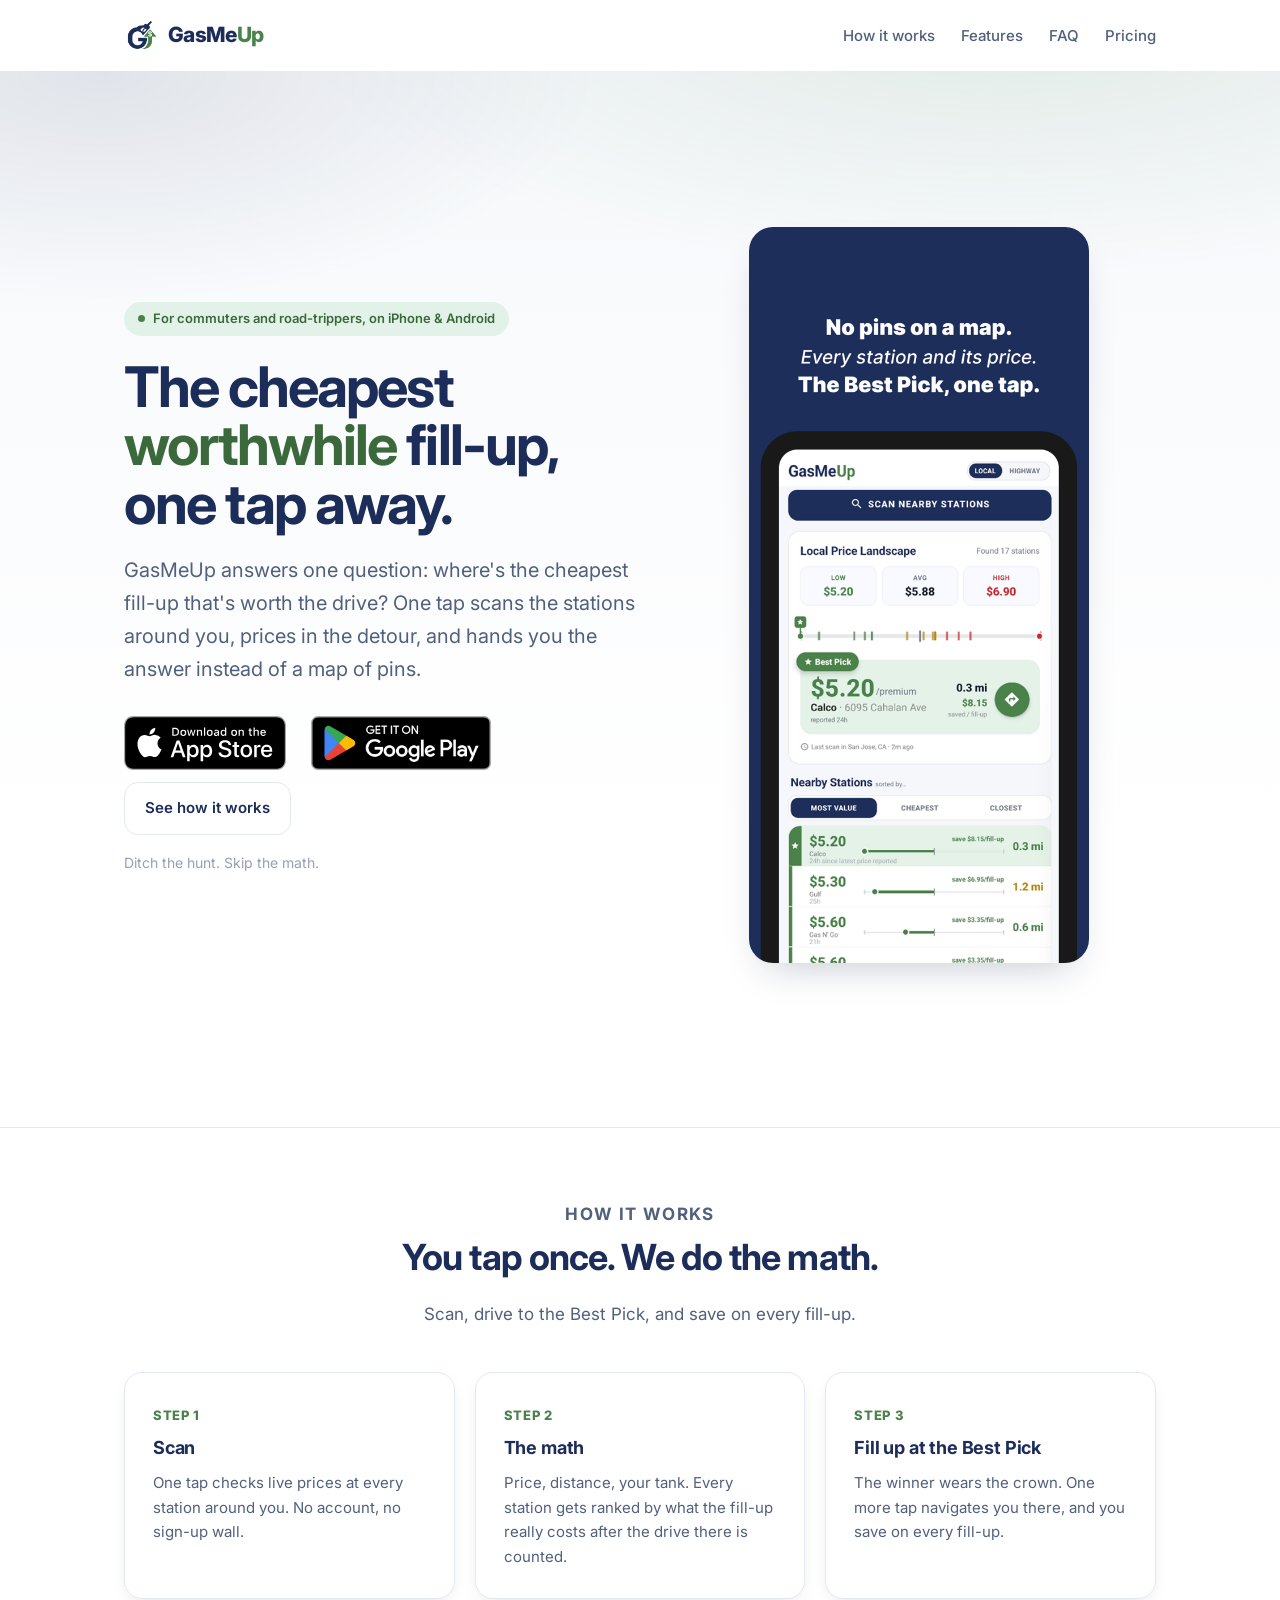
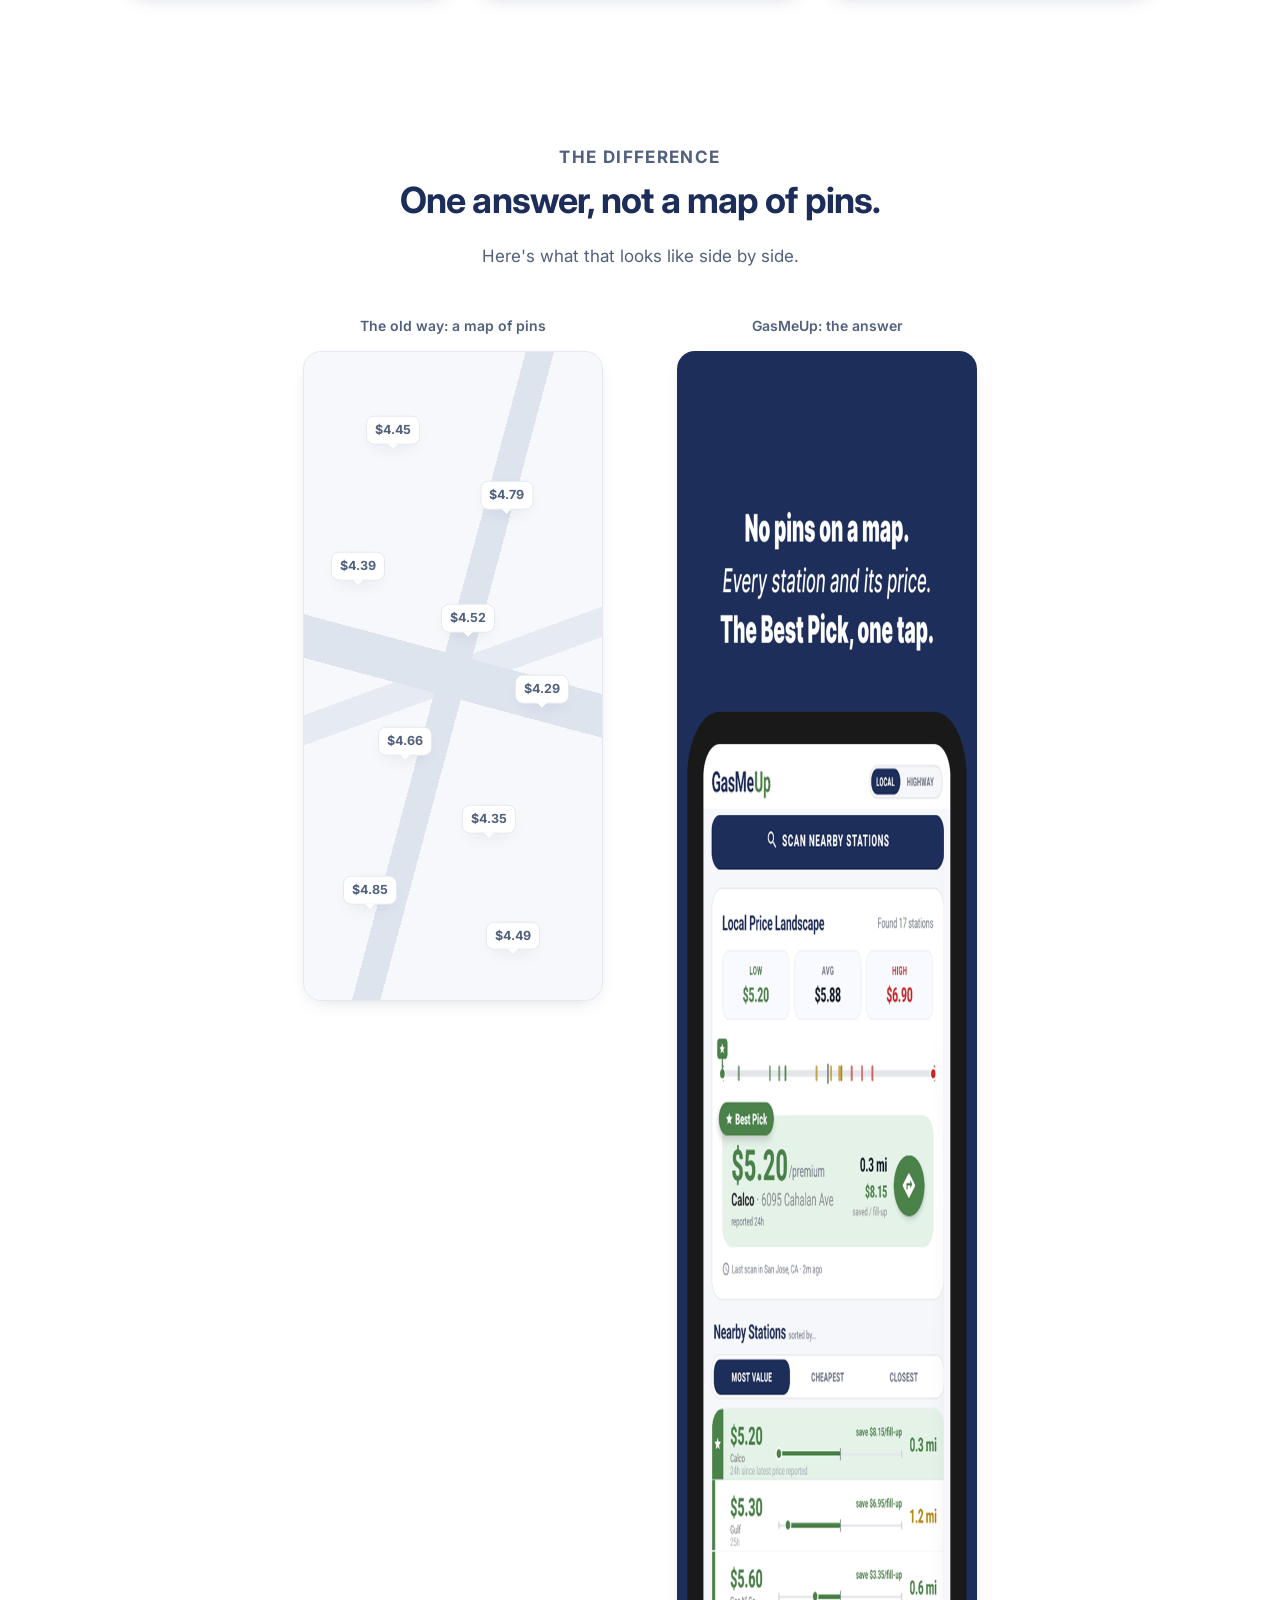
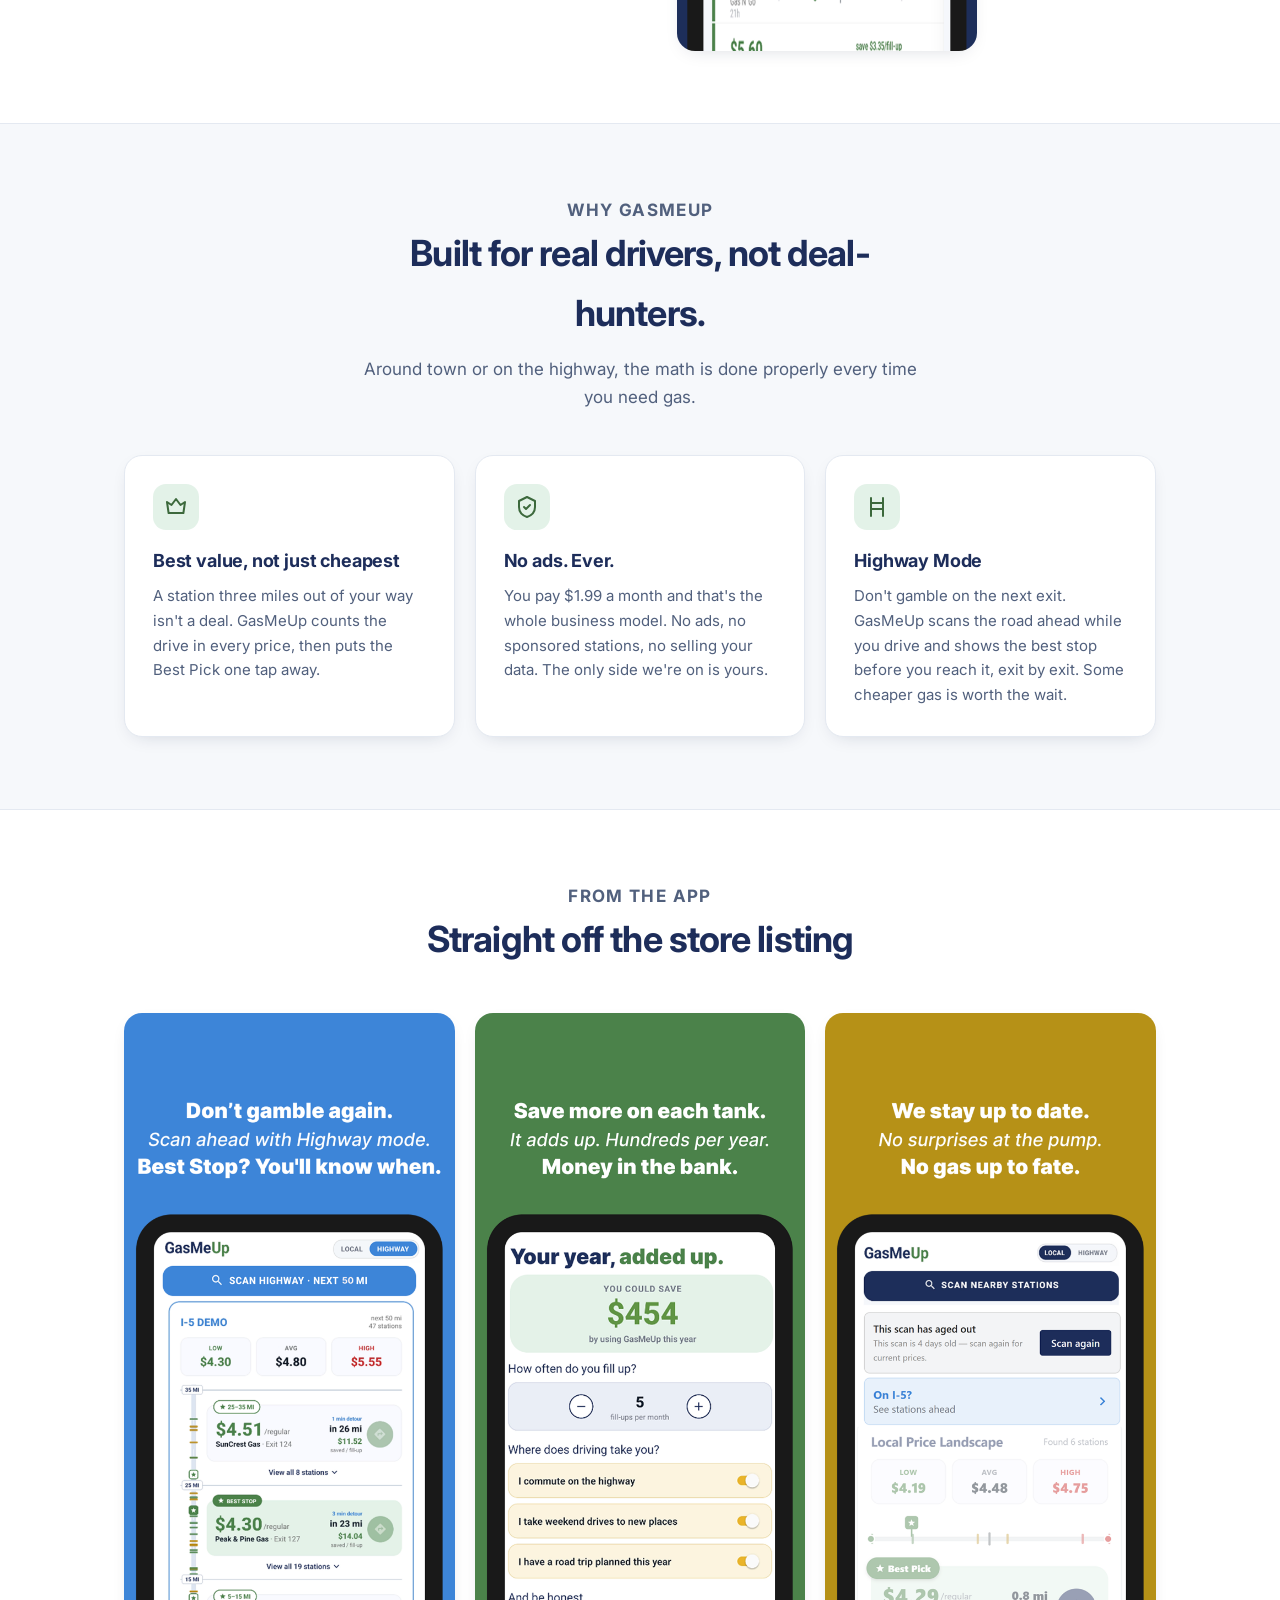
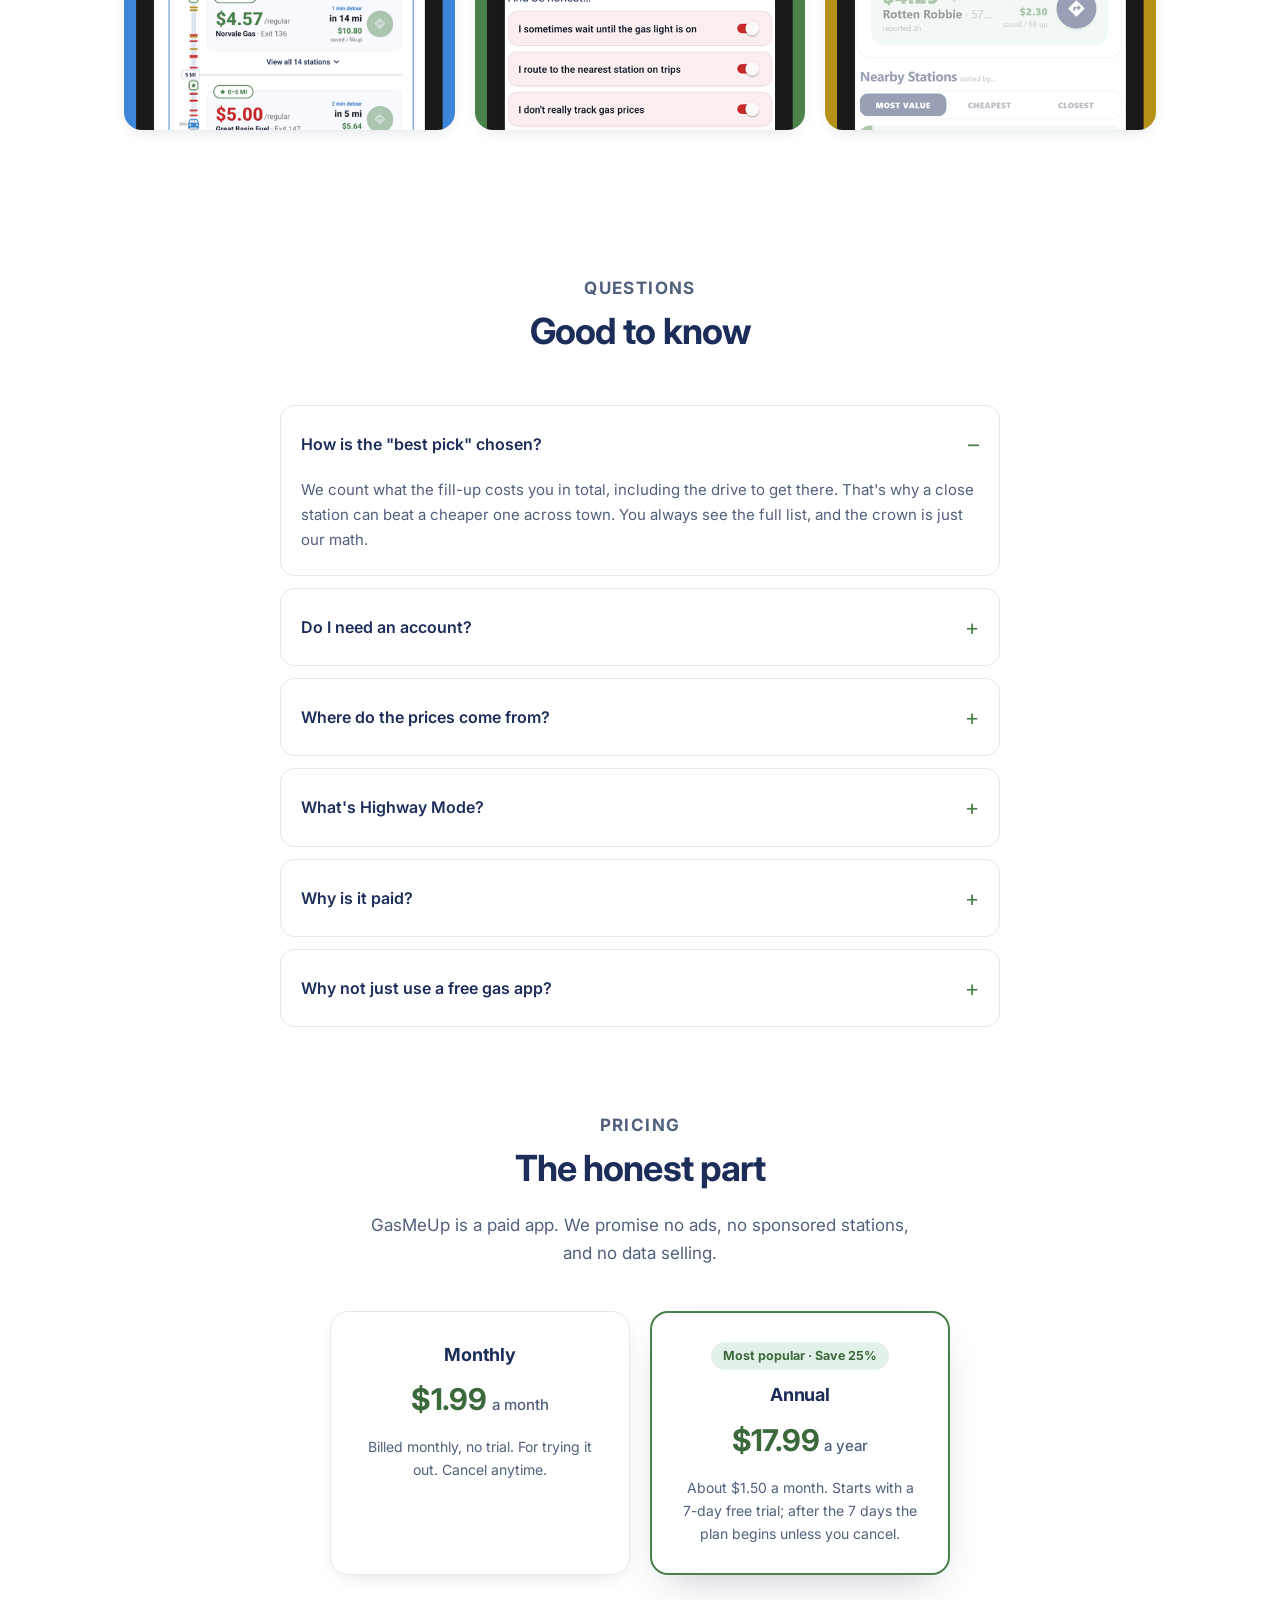
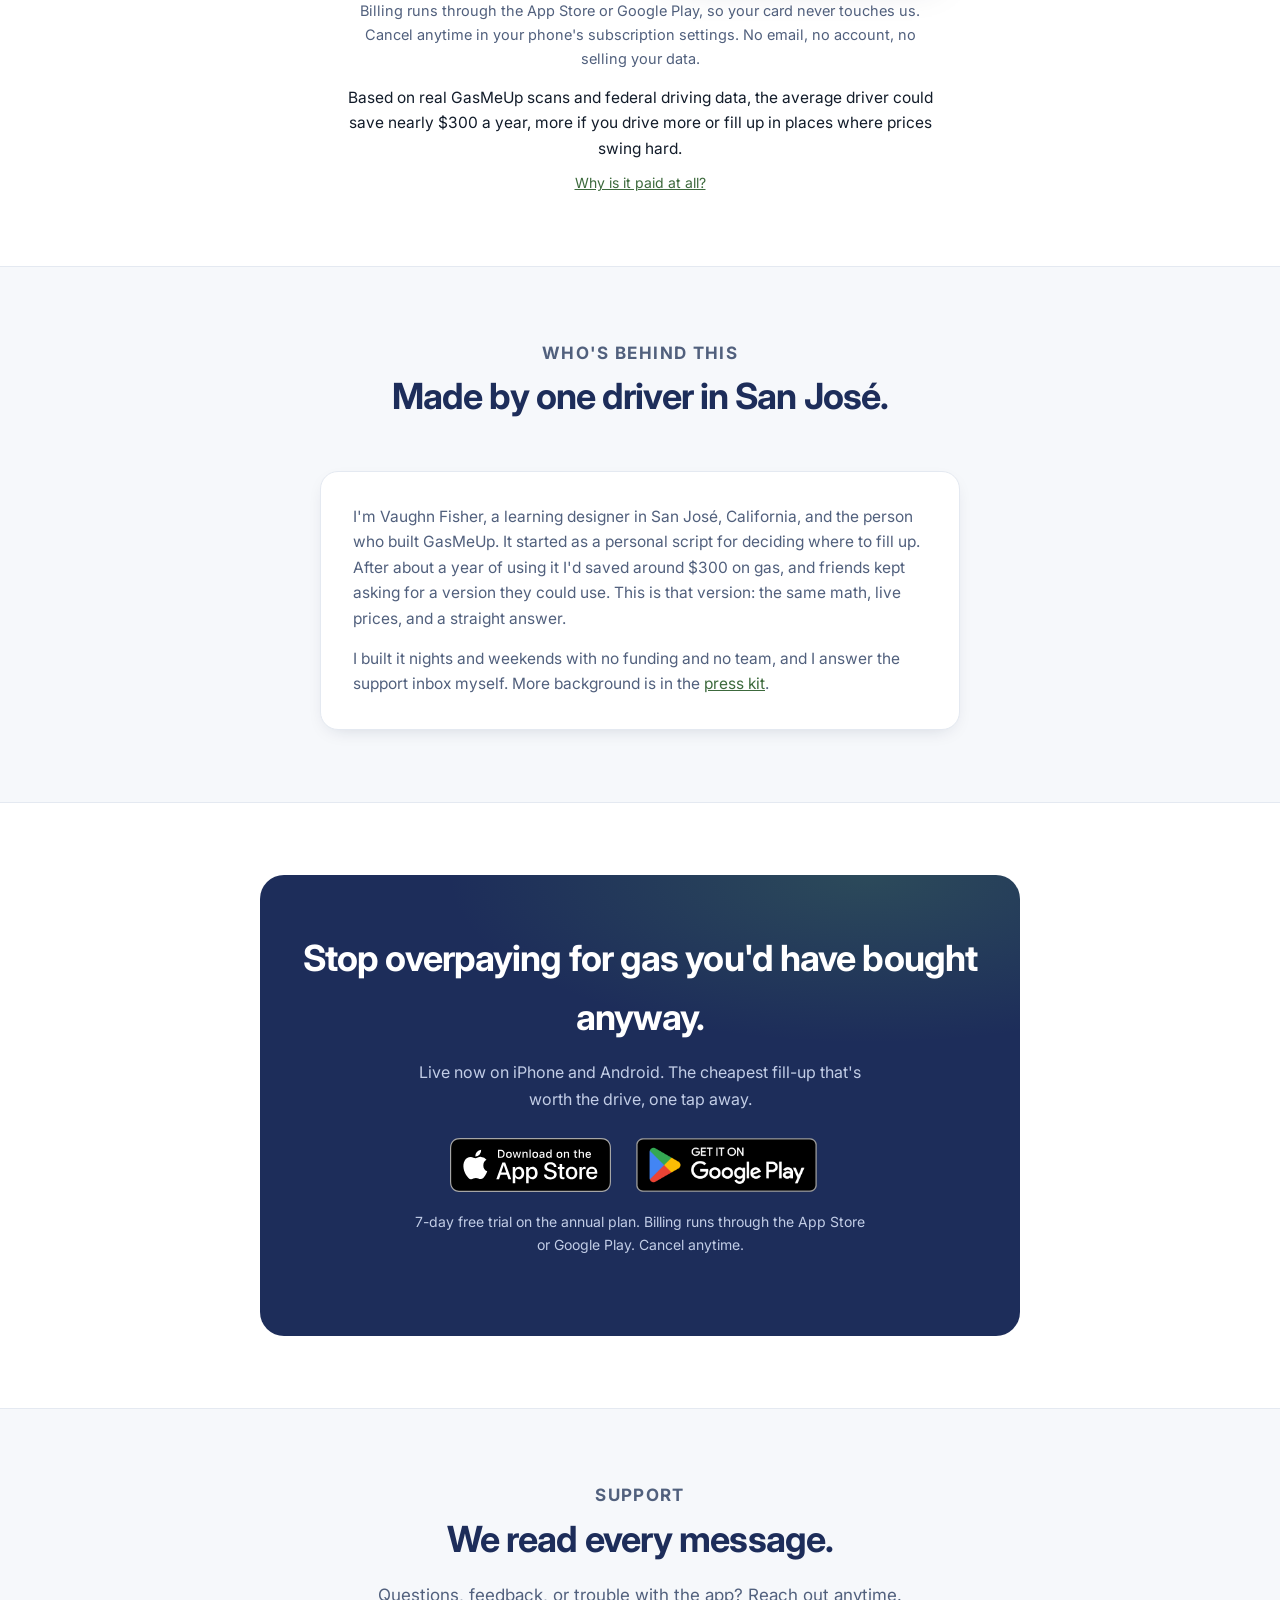
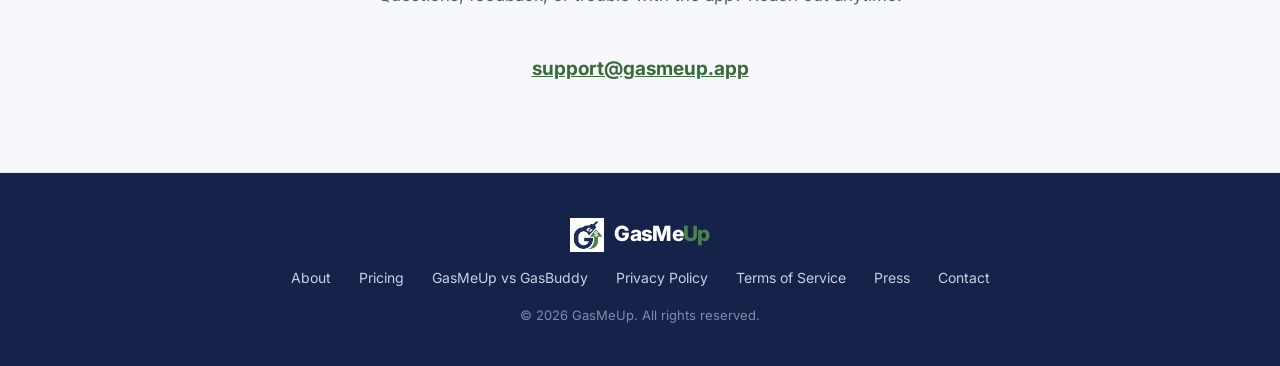
<file: index.html>
<!DOCTYPE html>
<html lang="en">
<head>
  <meta charset="UTF-8" />
  <meta name="viewport" content="width=device-width, initial-scale=1.0" />
  <title>GasMeUp — the cheapest worthwhile fill-up, one tap away</title>
  <meta name="description" content="GasMeUp does the math on local gas prices so you stop hunting and just save. The best-value fill-up near you — the answer, not a map of pins." />
  <meta property="og:title" content="GasMeUp" />
  <meta property="og:description" content="The cheapest worthwhile fill-up, one tap away." />
  <meta property="og:type" content="website" />
  <meta property="og:url" content="https://gasmeup.app/" />
  <meta property="og:image" content="https://gasmeup.app/og.png" />
  <meta property="og:image:width" content="1200" />
  <meta property="og:image:height" content="630" />
  <meta name="twitter:card" content="summary_large_image" />
  <meta name="apple-itunes-app" content="app-id=6777846453" />
  <link rel="canonical" href="https://gasmeup.app/" />
  <link rel="icon" type="image/png" sizes="48x48" href="favicon-48.png" />
  <link rel="apple-touch-icon" href="apple-touch-icon.png" />
  <script type="application/ld+json">{
    "@context": "https://schema.org",
    "@type": "SoftwareApplication",
    "name": "GasMeUp",
    "operatingSystem": "iOS, Android",
    "applicationCategory": "TravelApplication",
    "description": "GasMeUp scans live gas prices around you and ranks every station by what the fill-up really costs, including the drive to get there.",
    "url": "https://gasmeup.app/",
    "offers": [
      { "@type": "Offer", "price": "1.99", "priceCurrency": "USD", "description": "Monthly subscription" },
      { "@type": "Offer", "price": "17.99", "priceCurrency": "USD", "description": "Annual subscription with a 7-day free trial" }
    ]
  }</script>
  <script type="application/ld+json">{
    "@context": "https://schema.org",
    "@type": "Organization",
    "name": "GasMeUp",
    "url": "https://gasmeup.app/",
    "logo": "https://gasmeup.app/logo.png",
    "founder": { "@type": "Person", "name": "Vaughn Fisher" },
    "contactPoint": { "@type": "ContactPoint", "email": "support@gasmeup.app", "contactType": "customer support" }
  }</script>
  <script type="application/ld+json">{
    "@context": "https://schema.org",
    "@type": "FAQPage",
    "mainEntity": [
      {
        "@type": "Question",
        "name": "How is the \"best pick\" chosen?",
        "acceptedAnswer": { "@type": "Answer", "text": "We count what the fill-up costs you in total, including the drive to get there. That's why a close station can beat a cheaper one across town. You always see the full list, and the crown is just our math." }
      },
      {
        "@type": "Question",
        "name": "Do I need an account?",
        "acceptedAnswer": { "@type": "Answer", "text": "No. GasMeUp signs you in anonymously on first launch. There are no credentials and no email to type." }
      },
      {
        "@type": "Question",
        "name": "Where do the prices come from?",
        "acceptedAnswer": { "@type": "Answer", "text": "Live third-party price data, scanned at the moment you tap. Prices move fast, so always confirm at the pump. GasMeUp points you to the best-value stop; it can't promise the number on the sign." }
      },
      {
        "@type": "Question",
        "name": "What's Highway Mode?",
        "acceptedAnswer": { "@type": "Answer", "text": "On a long drive, GasMeUp scans the road ahead instead of just the area around you, and shows the best stop before you reach it. You pick the right exit instead of the first one." }
      },
      {
        "@type": "Question",
        "name": "Why is it paid?",
        "acceptedAnswer": { "@type": "Answer", "text": "GasMeUp is a paid app: $1.99 a month, or $17.99 a year with a 7-day free trial. No ads, no selling your data, no rewards program. Live scans cost us real money, about 4 cents each, and a small price is what keeps the answer honest." }
      },
      {
        "@type": "Question",
        "name": "Why not just use a free gas app?",
        "acceptedAnswer": { "@type": "Answer", "text": "Free apps are paid by ads and sponsored placements, which crowds the screen and puts another customer between you and the answer. GasMeUp's only customer is you: no ads, the detour counted in every price, one answer. See how it stacks up in GasMeUp vs GasBuddy." }
      }
    ]
  }</script>
  <link rel="preconnect" href="https://fonts.googleapis.com" />
  <link rel="preconnect" href="https://fonts.gstatic.com" crossorigin />
  <link href="https://fonts.googleapis.com/css2?family=Inter:wght@400;500;600;700;800&display=swap" rel="stylesheet" />
  <link rel="stylesheet" href="style.css" />
  <script type="module">
    import { analytics } from "https://esm.sh/@heycatch/sdk@0.7.0";
    analytics.init({
      projectKey: "hck_pk_anuQddARxC2LqzfH-p6kei07z-N7m4DI",
      install: { framework: "web", agent: "claude-code" },
    });
  </script>
</head>
<body>
  <header class="site-head">
    <a class="brand" href="/"><img src="logo.png" alt="GasMeUp logo" /><span class="wm">GasMe<span class="up">Up</span></span></a>
    <nav>
      <a href="#how">How it works</a>
      <a href="#features">Features</a>
      <a href="#faq">FAQ</a>
      <a href="#pricing">Pricing</a>
    </nav>
  </header>

  <main>
    <!-- HERO -->
    <section class="hero">
      <div class="hero-grid">
        <div class="hero-copy">
          <span class="pill"><span class="blip"></span> For commuters and road-trippers, on iPhone &amp; Android</span>
          <h1>The cheapest <span class="accent">worthwhile</span> fill-up, one tap away.</h1>
          <p class="lede">GasMeUp answers one question: where's the cheapest fill-up that's worth the drive? One tap scans the stations around you, prices in the detour, and hands you the answer instead of a map of pins.</p>
          <div class="cta-row">
            <a class="store-badge" href="https://apps.apple.com/us/app/gasmeup-find-cheap-gas/id6777846453?pt=128985489&amp;ct=site-hero&amp;mt=8"><img src="app-store-badge.svg" alt="Download on the App Store" /></a>
            <a class="store-badge play" href="https://play.google.com/store/apps/details?id=com.vfisher.gasmeup&amp;referrer=utm_source%3Dgasmeup.app%26utm_medium%3Dreferral%26utm_campaign%3Dsite%26utm_content%3Dsite-hero"><img src="google-play-badge.png" alt="Get it on Google Play" /></a>
            <a class="badge ghost" href="#how">See how it works</a>
          </div>
          <p class="cta-note">Ditch the hunt. Skip the math.</p>
        </div>

        <div class="phone-wrap">
          <img class="hero-shot" src="shot-2.png" width="600" height="1300" alt="GasMeUp home screen: a scan found 17 stations, with the Best Pick saving $8.15 per fill-up" />
        </div>
      </div>
    </section>

    <!-- HOW IT WORKS -->
    <section id="how">
      <div class="wrap">
        <div class="section-head">
          <p class="eyebrow">How it works</p>
          <h2>You tap once. We do the math.</h2>
          <p>Scan, drive to the Best Pick, and save on every fill-up.</p>
        </div>
        <div class="grid3">
          <div class="card">
            <span class="step-n">STEP 1</span>
            <h3>Scan</h3>
            <p>One tap checks live prices at every station around you. No account, no sign-up wall.</p>
          </div>
          <div class="card">
            <span class="step-n">STEP 2</span>
            <h3>The math</h3>
            <p>Price, distance, your tank. Every station gets ranked by what the fill-up really costs after the drive there is counted.</p>
          </div>
          <div class="card">
            <span class="step-n">STEP 3</span>
            <h3>Fill up at the Best Pick</h3>
            <p>The winner wears the crown. One more tap navigates you there, and you save on every fill-up.</p>
          </div>
        </div>
      </div>
    </section>

    <!-- THE DIFFERENCE (audit D1.5): show the pin-map vs one-answer contrast -->
    <section id="difference">
      <div class="wrap">
        <div class="section-head">
          <p class="eyebrow">The difference</p>
          <h2>One answer, not a map of pins.</h2>
          <p>Here's what that looks like side by side.</p>
        </div>
        <div class="ba-grid">
          <div class="ba-panel">
            <p class="ba-label">The old way: a map of pins</p>
            <div class="pinmap" role="img" aria-label="A generic gas app map crowded with price pins and no recommendation">
              <span class="pin" style="top:12%;left:30%">$4.45</span>
              <span class="pin" style="top:22%;left:68%">$4.79</span>
              <span class="pin" style="top:33%;left:18%">$4.39</span>
              <span class="pin" style="top:41%;left:55%">$4.52</span>
              <span class="pin" style="top:52%;left:80%">$4.29</span>
              <span class="pin" style="top:60%;left:34%">$4.66</span>
              <span class="pin" style="top:72%;left:62%">$4.35</span>
              <span class="pin" style="top:83%;left:22%">$4.85</span>
              <span class="pin" style="top:90%;left:70%">$4.49</span>
            </div>
          </div>
          <div class="ba-panel">
            <p class="ba-label">GasMeUp: the answer</p>
            <img src="shot-2.png" loading="lazy" width="600" height="1300" alt="GasMeUp home screen: one Best Pick wearing the crown, chosen after the drive there is counted" />
          </div>
        </div>
      </div>
    </section>

    <!-- FEATURES -->
    <section id="features" class="band">
      <div class="wrap">
        <div class="section-head">
          <p class="eyebrow">Why GasMeUp</p>
          <h2>Built for real drivers, not deal-hunters.</h2>
          <p>Around town or on the highway, the math is done properly every time you need gas.</p>
        </div>
        <div class="grid3">
          <div class="card">
            <div class="icon-badge">
              <svg viewBox="0 0 24 24" fill="none" stroke="currentColor" stroke-width="2" stroke-linecap="round" stroke-linejoin="round"><path d="M3 7l4.5 3L12 4l4.5 6L21 7l-1.6 11H4.6L3 7z"/></svg>
            </div>
            <h3>Best value, not just cheapest</h3>
            <p>A station three miles out of your way isn't a deal. GasMeUp counts the drive in every price, then puts the Best Pick one tap away.</p>
          </div>
          <div class="card">
            <div class="icon-badge">
              <svg viewBox="0 0 24 24" fill="none" stroke="currentColor" stroke-width="2" stroke-linecap="round" stroke-linejoin="round"><path d="M12 2l8 4v6c0 5-3.4 8.4-8 10-4.6-1.6-8-5-8-10V6l8-4z"/><path d="M9 12l2 2 4-4"/></svg>
            </div>
            <h3>No ads. Ever.</h3>
            <p>You pay $1.99 a month and that's the whole business model. No ads, no sponsored stations, no selling your data. The only side we're on is yours.</p>
          </div>
          <div class="card">
            <div class="icon-badge">
              <svg viewBox="0 0 24 24" fill="none" stroke="currentColor" stroke-width="2" stroke-linecap="round" stroke-linejoin="round"><path d="M6 3v18M18 3v18"/><path d="M6 8h12M6 14h12"/></svg>
            </div>
            <h3>Highway Mode</h3>
            <p>Don't gamble on the next exit. GasMeUp scans the road ahead while you drive and shows the best stop before you reach it, exit by exit. Some cheaper gas is worth the wait.</p>
          </div>
        </div>
      </div>
    </section>

    <!-- EARLY-USER PROOF (audit D3.1/D3.2/D3.5): CONTENT OWED FROM VAUGHN.
         Do NOT invent quotes or numbers. When real App Store / Google Play review
         quotes exist (2-3, first name + context like "commuter"), plus the current
         star rating and review count, uncomment and fill in:
    <section id="proof" class="band">
      <div class="wrap">
        <div class="section-head">
          <p class="eyebrow">Early drivers</p>
          <h2>What people say</h2>
          <p>RATING LINE HERE, e.g. "4.8 on the App Store across NN reviews."</p>
        </div>
        <div class="grid3">
          <div class="card"><p>"QUOTE"</p><p class="ba-label">FirstName, context</p></div>
          <div class="card"><p>"QUOTE"</p><p class="ba-label">FirstName, context</p></div>
          <div class="card"><p>"QUOTE"</p><p class="ba-label">FirstName, context</p></div>
        </div>
      </div>
    </section>
    -->

    <!-- SCREENSHOTS -->
    <section id="shots">
      <div class="wrap">
        <div class="section-head">
          <p class="eyebrow">From the app</p>
          <h2>Straight off the store listing</h2>
        </div>
        <div class="shots">
          <img src="shot-4.png" loading="lazy" width="600" height="1300" alt="Highway Mode scanning the next 50 miles of I-5, with the Best Stop at exit 127" />
          <img src="shot-3.png" loading="lazy" width="600" height="1300" alt="The savings receipt: your fill-up habits added up for the year" />
          <img src="shot-5.png" loading="lazy" width="600" height="1300" alt="An aged-out scan prompting a rescan for current prices" />
        </div>
      </div>
    </section>

    <!-- FAQ -->
    <section id="faq">
      <div class="wrap">
        <div class="section-head">
          <p class="eyebrow">Questions</p>
          <h2>Good to know</h2>
        </div>
        <div class="faq">
          <details open>
            <summary>How is the "best pick" chosen?</summary>
            <p>We count what the fill-up costs you in total, including the drive to get there. That's why a close station can beat a cheaper one across town. You always see the full list, and the crown is just our math.</p>
          </details>
          <details>
            <summary>Do I need an account?</summary>
            <p>No. GasMeUp signs you in anonymously on first launch. There are no credentials and no email to type.</p>
          </details>
          <details>
            <summary>Where do the prices come from?</summary>
            <p>Live third-party price data, scanned at the moment you tap. Prices move fast, so always confirm at the pump. GasMeUp points you to the best-value stop; it can't promise the number on the sign.</p>
          </details>
          <details>
            <summary>What's Highway Mode?</summary>
            <p>On a long drive, GasMeUp scans the road ahead instead of just the area around you, and shows the best stop before you reach it. You pick the right exit instead of the first one.</p>
          </details>
          <details>
            <summary>Why is it paid?</summary>
            <p>GasMeUp is a paid app: $1.99 a month, or $17.99 a year with a 7-day free trial. No ads, no selling your data, no rewards program. Live scans cost us real money, about 4 cents each, and a small price is what keeps the answer honest.</p>
          </details>
          <details>
            <summary>Why not just use a free gas app?</summary>
            <p>Free apps are paid by ads and sponsored placements, which crowds the screen and puts another customer between you and the answer. GasMeUp's only customer is you: no ads, the detour counted in every price, one answer. See how it stacks up in <a href="/vs-gasbuddy">GasMeUp vs GasBuddy</a>.</p>
          </details>
        </div>
      </div>
    </section>

    <!-- PRICING -->
    <section id="pricing">
      <div class="wrap">
        <div class="section-head">
          <p class="eyebrow">Pricing</p>
          <h2>The honest part</h2>
          <p>GasMeUp is a paid app. We promise no ads, no sponsored stations, and no data selling.</p>
        </div>
        <div class="plans">
          <div class="plan">
            <h3>Monthly</h3>
            <p class="plan-price"><strong>$1.99</strong> <span class="per">a month</span></p>
            <p class="plan-note">Billed monthly, no trial. For trying it out. Cancel anytime.</p>
          </div>
          <div class="plan featured">
            <p class="plan-badge">Most popular · Save 25%</p>
            <h3>Annual</h3>
            <p class="plan-price"><strong>$17.99</strong> <span class="per">a year</span></p>
            <p class="plan-note">About $1.50 a month. Starts with a 7-day free trial; after the 7 days the plan begins unless you cancel.</p>
          </div>
        </div>
        <p class="price-notes">Billing runs through the App Store or Google Play, so your card never touches us. Cancel anytime in your phone's subscription settings. No email, no account, no selling your data.</p>
        <p class="price-anchor">Based on real GasMeUp scans and federal driving data, the average driver could save nearly $300 a year, more if you drive more or fill up in places where prices swing hard.</p>
        <p class="price-why"><a href="#faq">Why is it paid at all?</a></p>
      </div>
    </section>

    <!-- FOUNDER (audit D3.3 / D6): the person behind the paid app -->
    <section id="about" class="band">
      <div class="wrap">
        <div class="section-head">
          <p class="eyebrow">Who's behind this</p>
          <h2>Made by one driver in San José.</h2>
        </div>
        <div class="founder-card">
          <!-- FOUNDER PHOTO OWED: the press kit keeps the headshot on-request by
               design, so the homepage ships without one until Vaughn decides.
               When he does: add founder.jpg to the repo and uncomment.
          <img class="founder-photo" src="/founder.jpg" alt="Vaughn Fisher" width="96" height="96" />
          -->
          <p>I'm Vaughn Fisher, a learning designer in San José, California, and the person who built GasMeUp. It started as a personal script for deciding where to fill up. After about a year of using it I'd saved around $300 on gas, and friends kept asking for a version they could use. This is that version: the same math, live prices, and a straight answer.</p>
          <p>I built it nights and weekends with no funding and no team, and I answer the support inbox myself. More background is in the <a href="press.html">press kit</a>.</p>
        </div>
      </div>
    </section>

    <!-- FINAL CTA -->
    <section class="cta-final">
      <div class="wrap">
        <div class="card-cta">
          <h2>Stop overpaying for gas you'd have bought anyway.</h2>
          <p>Live now on iPhone and Android. The cheapest fill-up that's worth the drive, one tap away.</p>
          <div class="cta-row">
            <a class="store-badge" href="https://apps.apple.com/us/app/gasmeup-find-cheap-gas/id6777846453?pt=128985489&amp;ct=site-footer&amp;mt=8"><img src="app-store-badge.svg" alt="Download on the App Store" /></a>
            <a class="store-badge play" href="https://play.google.com/store/apps/details?id=com.vfisher.gasmeup&amp;referrer=utm_source%3Dgasmeup.app%26utm_medium%3Dreferral%26utm_campaign%3Dsite%26utm_content%3Dsite-footer"><img src="google-play-badge.png" alt="Get it on Google Play" /></a>
          </div>
          <p class="cta-note">7-day free trial on the annual plan. Billing runs through the App Store or Google Play. Cancel anytime.</p>
        </div>
      </div>
    </section>

    <!-- SUPPORT -->
    <section id="support" class="support band">
      <div class="wrap">
        <div class="section-head">
          <p class="eyebrow">Support</p>
          <h2>We read every message.</h2>
          <p>Questions, feedback, or trouble with the app? Reach out anytime.</p>
        </div>
        <p><a class="mail" href="mailto:support@gasmeup.app">support@gasmeup.app</a></p>
      </div>
    </section>
  </main>

  <footer>
    <div class="wrap">
      <a class="brand" href="/"><img src="logo.png" alt="" width="28" height="28" /><span class="wm">GasMe<span class="up">Up</span></span></a>
      <div class="flinks">
        <a href="/about">About</a>
        <a href="/pricing">Pricing</a>
        <a href="/vs-gasbuddy">GasMeUp vs GasBuddy</a>
        <a href="privacy.html">Privacy Policy</a>
        <a href="terms.html">Terms of Service</a>
        <a href="press.html">Press</a>
        <a href="mailto:support@gasmeup.app">Contact</a>
      </div>
      <div class="copy">&copy; 2026 GasMeUp. All rights reserved.</div>
    </div>
  </footer>
</body>
</html>
</file>
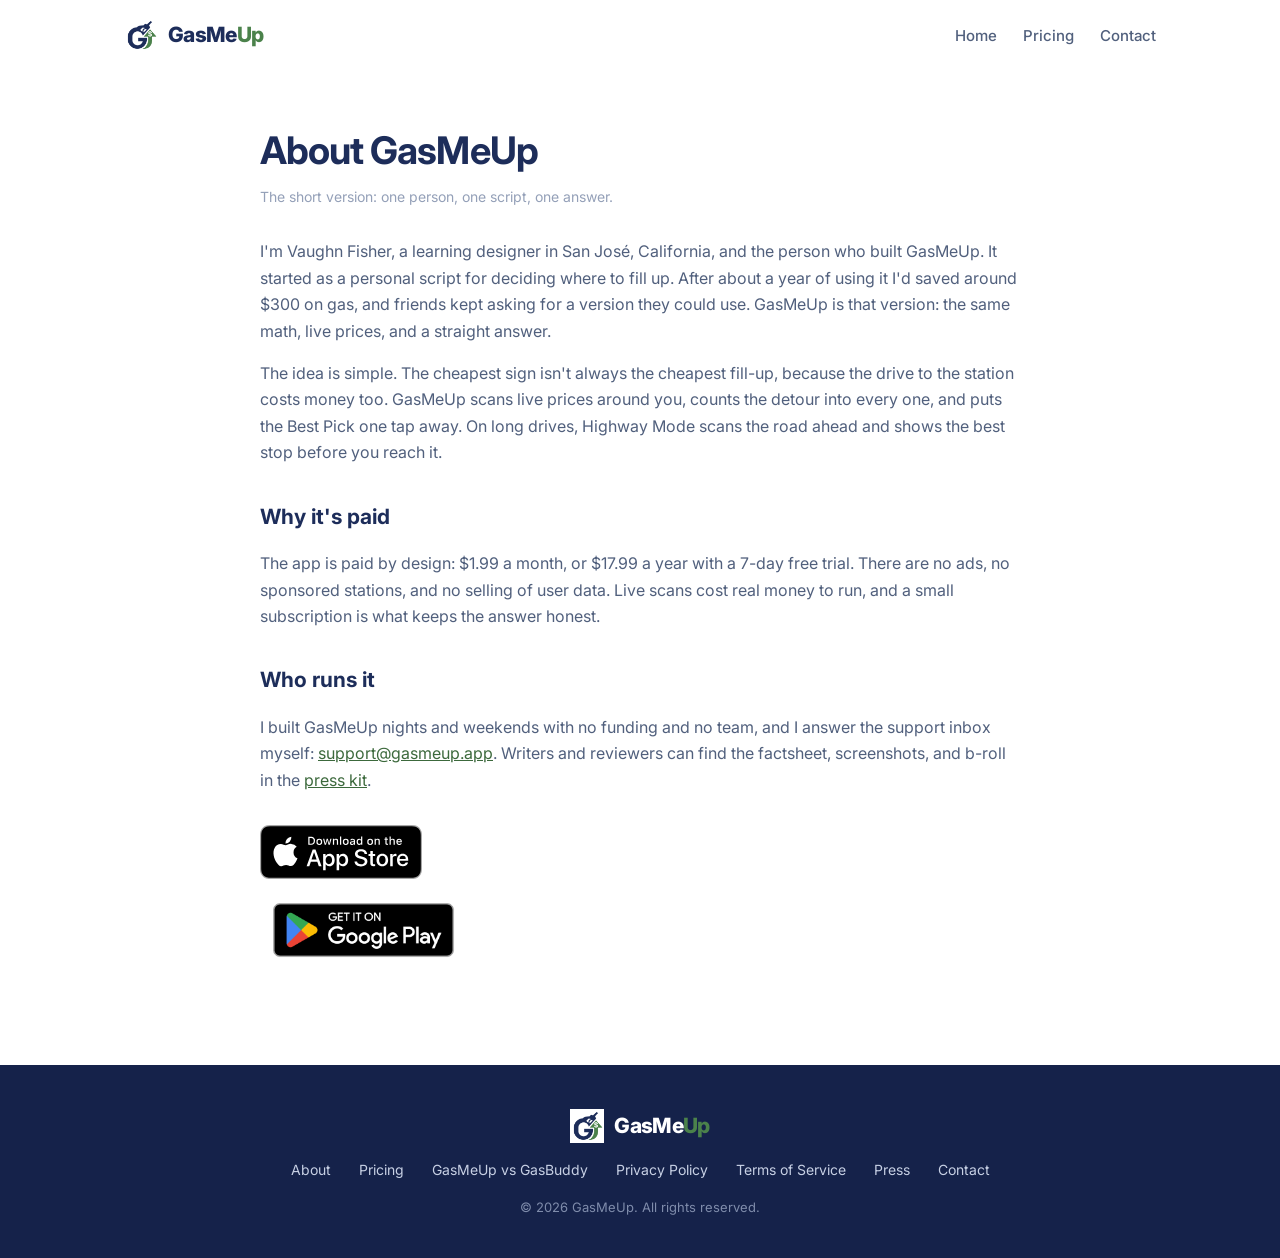
<file: about.html>
<!DOCTYPE html>
<html lang="en">
<head>
  <meta charset="UTF-8" />
  <meta name="viewport" content="width=device-width, initial-scale=1.0" />
  <title>About GasMeUp</title>
  <meta name="description" content="GasMeUp is built by one person: Vaughn Fisher, a learning designer in San José who turned his own fill-up script into an app." />
  <link rel="canonical" href="https://gasmeup.app/about" />
  <link rel="icon" type="image/png" sizes="48x48" href="favicon-48.png" />
  <link rel="apple-touch-icon" href="apple-touch-icon.png" />
  <link rel="preconnect" href="https://fonts.googleapis.com" />
  <link rel="preconnect" href="https://fonts.gstatic.com" crossorigin />
  <link href="https://fonts.googleapis.com/css2?family=Inter:wght@400;500;600;700;800&display=swap" rel="stylesheet" />
  <link rel="stylesheet" href="style.css" />
  <script type="module">
    import { analytics } from "https://esm.sh/@heycatch/sdk@0.7.0";
    analytics.init({
      projectKey: "hck_pk_anuQddARxC2LqzfH-p6kei07z-N7m4DI",
      install: { framework: "web", agent: "claude-code" },
    });
  </script>
</head>
<body>
  <header class="site-head">
    <a class="brand" href="/"><img src="logo.png" alt="GasMeUp logo" /><span class="wm">GasMe<span class="up">Up</span></span></a>
    <nav>
      <a href="/">Home</a>
      <a href="/pricing">Pricing</a>
      <a href="mailto:support@gasmeup.app">Contact</a>
    </nav>
  </header>

  <main class="wrap legal">
    <h1>About GasMeUp</h1>
    <p class="updated">The short version: one person, one script, one answer.</p>

    <!-- FOUNDER PHOTO OWED: headshot is on-request in the press kit by design.
         When Vaughn decides to publish one: add founder.jpg and uncomment.
    <img class="founder-photo" src="/founder.jpg" alt="Vaughn Fisher" width="120" height="120" />
    -->

    <p>I'm Vaughn Fisher, a learning designer in San José, California, and the person who
    built GasMeUp. It started as a personal script for deciding where to fill up. After
    about a year of using it I'd saved around $300 on gas, and friends kept asking for a
    version they could use. GasMeUp is that version: the same math, live prices, and a
    straight answer.</p>

    <p>The idea is simple. The cheapest sign isn't always the cheapest fill-up, because
    the drive to the station costs money too. GasMeUp scans live prices around you, counts
    the detour into every one, and puts the Best Pick one tap away. On long drives,
    Highway Mode scans the road ahead and shows the best stop before you reach it.</p>

    <h2>Why it's paid</h2>
    <p>The app is paid by design: $1.99 a month, or $17.99 a year with a 7-day free trial.
    There are no ads, no sponsored stations, and no selling of user data. Live scans cost
    real money to run, and a small subscription is what keeps the answer honest.</p>

    <h2>Who runs it</h2>
    <p>I built GasMeUp nights and weekends with no funding and no team, and I answer the
    support inbox myself: <a href="mailto:support@gasmeup.app">support@gasmeup.app</a>.
    Writers and reviewers can find the factsheet, screenshots, and b-roll in the
    <a href="press.html">press kit</a>.</p>

    <p style="margin-top:32px">
      <a class="store-badge" href="https://apps.apple.com/us/app/gasmeup-find-cheap-gas/id6777846453?pt=128985489&amp;ct=site-about&amp;mt=8"><img src="app-store-badge.svg" alt="Download on the App Store" style="height:54px" /></a>
    </p>
    <p>
      <a class="store-badge play" href="https://play.google.com/store/apps/details?id=com.vfisher.gasmeup&amp;referrer=utm_source%3Dgasmeup.app%26utm_medium%3Dreferral%26utm_campaign%3Dsite%26utm_content%3Dsite-about"><img src="google-play-badge.png" alt="Get it on Google Play" style="height:80px" /></a>
    </p>
  </main>

  <footer>
    <div class="wrap">
      <a class="brand" href="/"><img src="logo.png" alt="" width="28" height="28" /><span class="wm">GasMe<span class="up">Up</span></span></a>
      <div class="flinks">
        <a href="/about">About</a>
        <a href="/pricing">Pricing</a>
        <a href="/vs-gasbuddy">GasMeUp vs GasBuddy</a>
        <a href="privacy.html">Privacy Policy</a>
        <a href="terms.html">Terms of Service</a>
        <a href="press.html">Press</a>
        <a href="mailto:support@gasmeup.app">Contact</a>
      </div>
      <div class="copy">&copy; 2026 GasMeUp. All rights reserved.</div>
    </div>
  </footer>
</body>
</html>
</file>
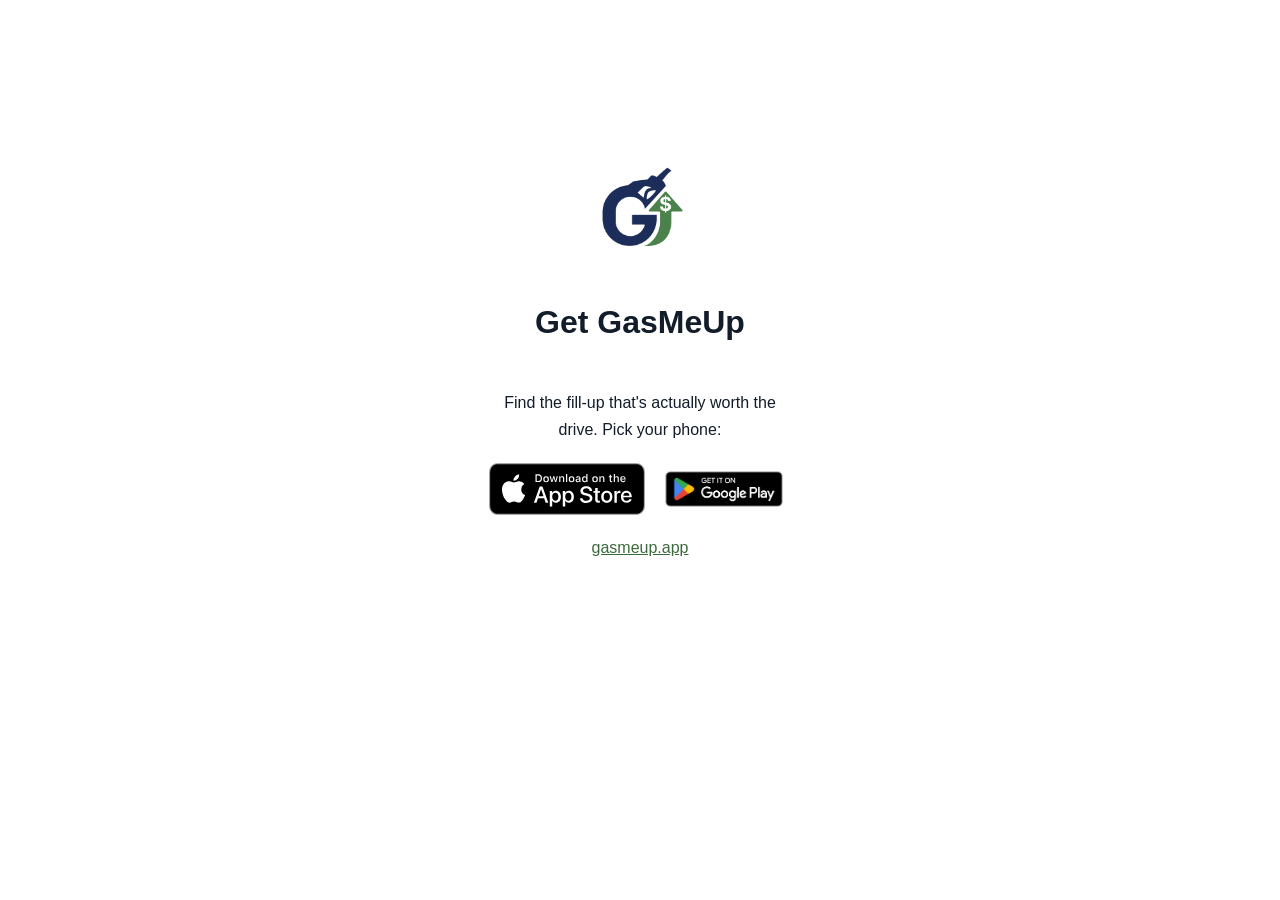
<file: get.html>
<!doctype html>
<html lang="en">
<head>
<meta charset="utf-8">
<meta name="viewport" content="width=device-width, initial-scale=1">
<title>Get GasMeUp</title>
<meta name="robots" content="noindex">
<link rel="icon" href="favicon-48.png">
<link rel="stylesheet" href="style.css">
<script type="module">
import { analytics } from "https://esm.sh/@heycatch/sdk@0.7.0";
analytics.init({
  projectKey: "hck_pk_anuQddARxC2LqzfH-p6kei07z-N7m4DI",
  install: { framework: "web", agent: "claude-code" },
});
</script>
<style>
  .get{min-height:80vh;display:flex;flex-direction:column;align-items:center;justify-content:center;gap:1.25rem;text-align:center;padding:2rem 1rem}
  .get img.logo{width:96px;height:96px}
  .get .badges{display:flex;flex-wrap:wrap;gap:.75rem;justify-content:center}
  .get .badges img{height:52px}
  .get p{max-width:34ch;margin:0}
</style>
<script>
(function(){
  var q=new URLSearchParams(location.search);
  var c=(q.get("c")||"get").toLowerCase().replace(/[^a-z0-9-]/g,"").slice(0,32)||"get";
  var ios="https://apps.apple.com/us/app/gasmeup-find-cheap-gas/id6777846453?pt=128985489&ct=get-"+c+"&mt=8";
  var play="https://play.google.com/store/apps/details?id=com.vfisher.gasmeup&referrer="+
    encodeURIComponent("utm_source="+c+"&utm_medium=smartlink&utm_campaign=get");
  var ua=navigator.userAgent||"";
  var isIOS=/iPhone|iPad|iPod/.test(ua)||(/Macintosh/.test(ua)&&navigator.maxTouchPoints>1);
  var isAndroid=/Android/.test(ua);
  window.__gasmeupLinks={ios:ios,play:play};
  if(isIOS){location.replace(ios);}
  else if(isAndroid){location.replace(play);}
  document.addEventListener("DOMContentLoaded",function(){
    document.getElementById("ios").href=ios;
    document.getElementById("play").href=play;
  });
})();
</script>
</head>
<body>
<main class="get">
  <img class="logo" src="logo-transparent.png" alt="GasMeUp">
  <h1>Get GasMeUp</h1>
  <p>Find the fill-up that's actually worth the drive. Pick your phone:</p>
  <div class="badges">
    <a id="ios" href="https://apps.apple.com/us/app/gasmeup-find-cheap-gas/id6777846453?pt=128985489&amp;ct=get&amp;mt=8"><img src="app-store-badge.svg" alt="Download on the App Store"></a>
    <a id="play" href="https://play.google.com/store/apps/details?id=com.vfisher.gasmeup&amp;referrer=utm_source%3Dget%26utm_medium%3Dsmartlink%26utm_campaign%3Dget"><img src="google-play-badge.png" alt="Get it on Google Play"></a>
  </div>
  <p><a href="/">gasmeup.app</a></p>
</main>
</body>
</html>
</file>
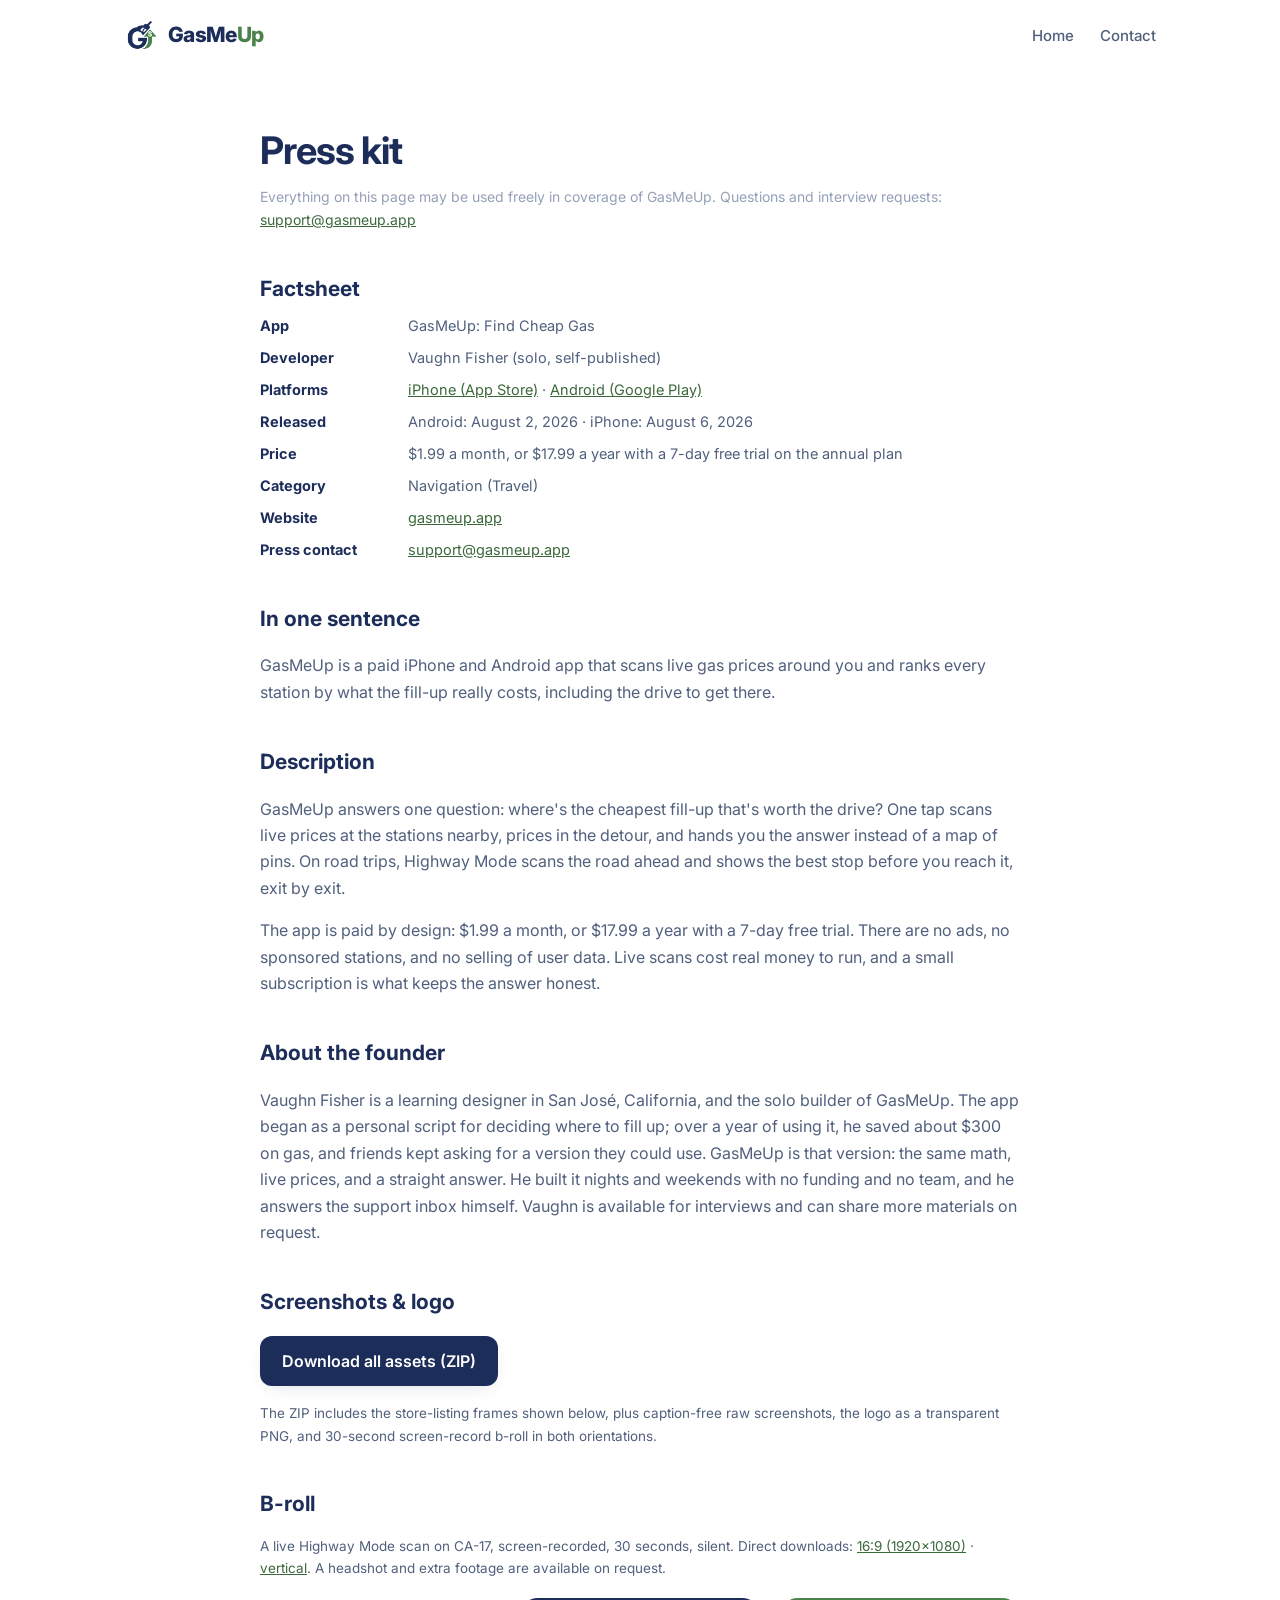
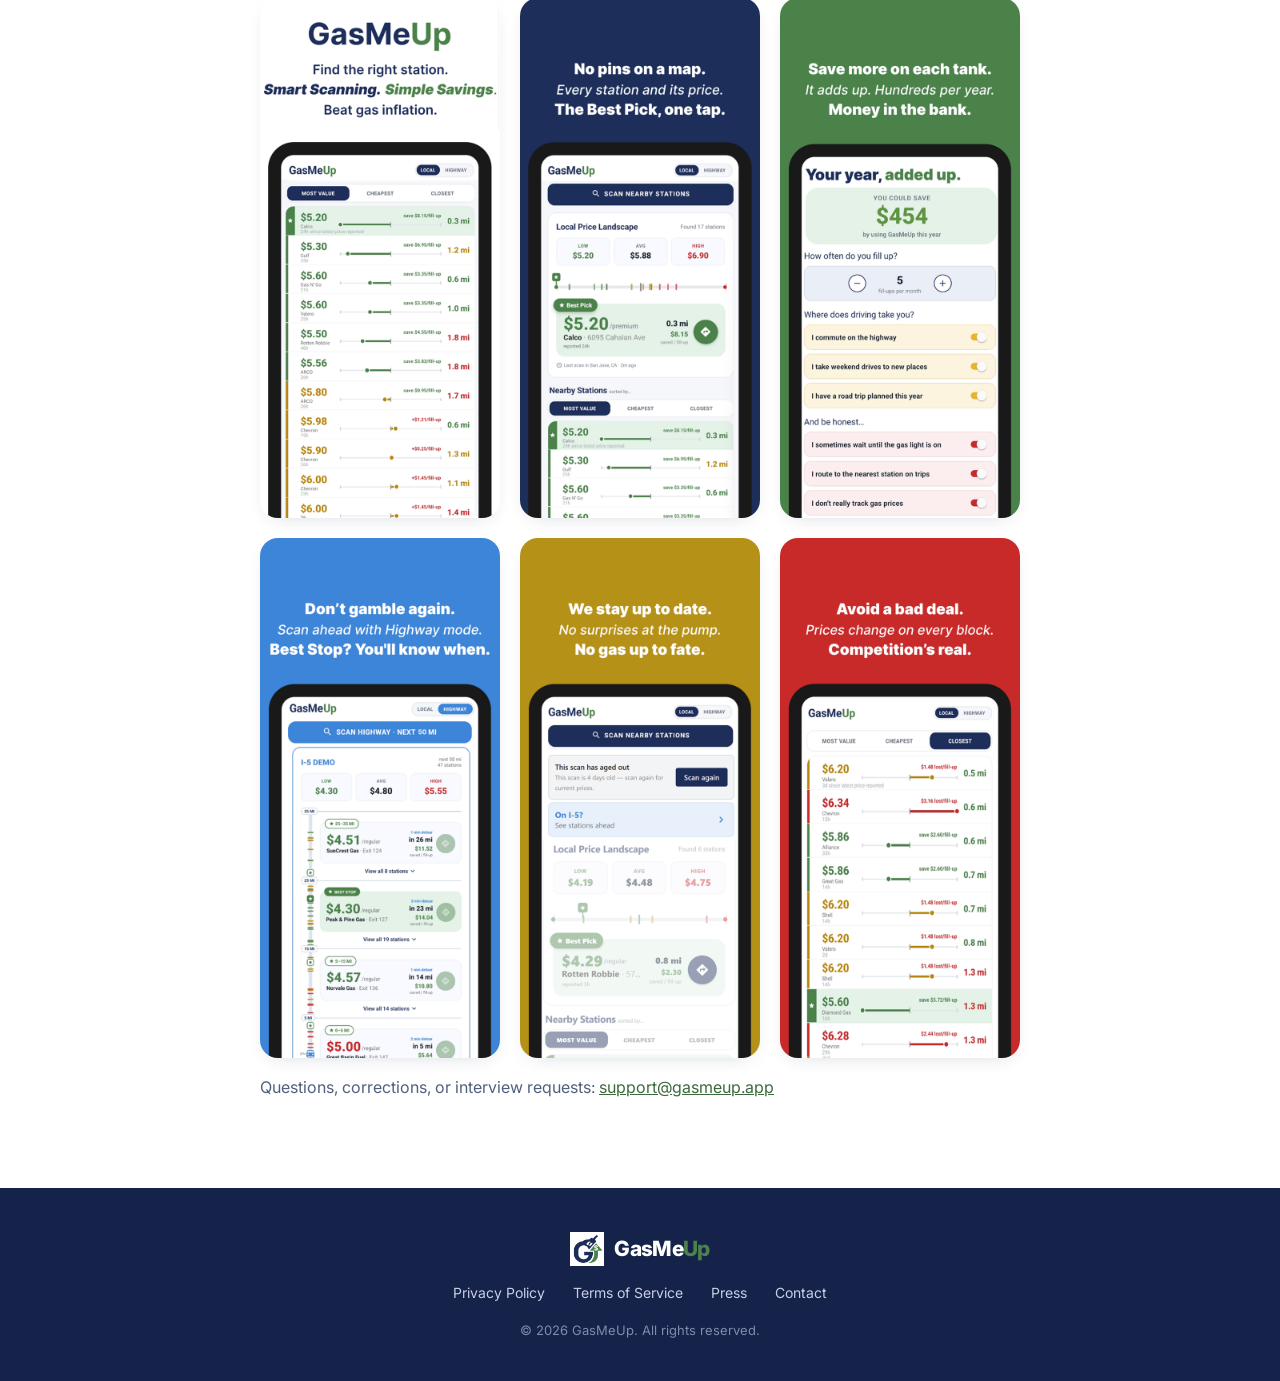
<file: press.html>
<!DOCTYPE html>
<html lang="en">
<head>
  <meta charset="UTF-8" />
  <meta name="viewport" content="width=device-width, initial-scale=1.0" />
  <title>GasMeUp press kit</title>
  <meta name="description" content="Press kit for GasMeUp: factsheet, description, founder bio, screenshots, and logo. Contact: support@gasmeup.app" />
  <link rel="canonical" href="https://gasmeup.app/press.html" />
  <link rel="icon" type="image/png" sizes="48x48" href="favicon-48.png" />
  <link rel="apple-touch-icon" href="apple-touch-icon.png" />
  <link rel="preconnect" href="https://fonts.googleapis.com" />
  <link rel="preconnect" href="https://fonts.gstatic.com" crossorigin />
  <link href="https://fonts.googleapis.com/css2?family=Inter:wght@400;500;600;700;800&display=swap" rel="stylesheet" />
  <link rel="stylesheet" href="style.css" />
  <script type="module">
    import { analytics } from "https://esm.sh/@heycatch/sdk@0.7.0";
    analytics.init({
      projectKey: "hck_pk_anuQddARxC2LqzfH-p6kei07z-N7m4DI",
      install: { framework: "web", agent: "claude-code" },
    });
  </script>
</head>
<body>
  <header class="site-head">
    <a class="brand" href="/"><img src="logo.png" alt="GasMeUp logo" /><span class="wm">GasMe<span class="up">Up</span></span></a>
    <nav>
      <a href="/">Home</a>
      <a href="mailto:support@gasmeup.app">Contact</a>
    </nav>
  </header>

  <main class="wrap legal press">
    <h1>Press kit</h1>
    <p class="updated">Everything on this page may be used freely in coverage of GasMeUp.
      Questions and interview requests: <a href="mailto:support@gasmeup.app">support@gasmeup.app</a></p>

    <h2>Factsheet</h2>
    <dl class="factsheet">
      <dt>App</dt><dd>GasMeUp: Find Cheap Gas</dd>
      <dt>Developer</dt><dd>Vaughn Fisher (solo, self-published)</dd>
      <dt>Platforms</dt><dd><a href="https://apps.apple.com/us/app/gasmeup-find-cheap-gas/id6777846453?pt=128985489&amp;ct=site-press&amp;mt=8">iPhone (App Store)</a> · <a href="https://play.google.com/store/apps/details?id=com.vfisher.gasmeup&amp;referrer=utm_source%3Dgasmeup.app%26utm_medium%3Dreferral%26utm_campaign%3Dsite%26utm_content%3Dsite-press">Android (Google Play)</a></dd>
      <dt>Released</dt><dd>Android: August 2, 2026 · iPhone: August 6, 2026</dd>
      <dt>Price</dt><dd>$1.99 a month, or $17.99 a year with a 7-day free trial on the annual plan</dd>
      <dt>Category</dt><dd>Navigation (Travel)</dd>
      <dt>Website</dt><dd><a href="https://gasmeup.app">gasmeup.app</a></dd>
      <dt>Press contact</dt><dd><a href="mailto:support@gasmeup.app">support@gasmeup.app</a></dd>
    </dl>

    <h2>In one sentence</h2>
    <p>GasMeUp is a paid iPhone and Android app that scans live gas prices around you and ranks
    every station by what the fill-up really costs, including the drive to get there.</p>

    <h2>Description</h2>
    <p>GasMeUp answers one question: where's the cheapest fill-up that's worth the drive?
    One tap scans live prices at the stations nearby, prices in the detour, and hands you
    the answer instead of a map of pins. On road trips, Highway Mode scans the road ahead
    and shows the best stop before you reach it, exit by exit.</p>
    <p>The app is paid by design: $1.99 a month, or $17.99 a year with a 7-day free trial.
    There are no ads, no sponsored stations, and no selling of user data. Live scans cost
    real money to run, and a small subscription is what keeps the answer honest.</p>

    <h2>About the founder</h2>
    <p>Vaughn Fisher is a learning designer in San José, California, and the solo builder
    of GasMeUp. The app began as a personal script for deciding where to fill up; over a
    year of using it, he saved about $300 on gas, and friends kept asking for a version
    they could use. GasMeUp is that version: the same math, live prices, and a straight
    answer. He built it nights and weekends with no funding and no team, and he answers
    the support inbox himself. Vaughn is available for interviews and can share more
    materials on request.</p>

    <h2>Screenshots &amp; logo</h2>
    <p><a class="zip-btn" href="gasmeup-press-kit.zip" download>Download all assets (ZIP)</a></p>
    <p class="asset-note">The ZIP includes the store-listing frames shown below, plus caption-free raw screenshots, the logo as a transparent PNG, and 30-second screen-record b-roll in both orientations.</p>

    <h2>B-roll</h2>
    <p class="asset-note">A live Highway Mode scan on CA-17, screen-recorded, 30 seconds, silent. Direct downloads:
      <a href="broll-16x9.mp4" download>16:9 (1920&times;1080)</a> &middot;
      <a href="broll-vertical.mp4" download>vertical</a>.
      A headshot and extra footage are available on request.</p>
    <div class="shots press-shots">
      <img src="shot-1.png" loading="lazy" width="600" height="1300" alt="GasMeUp station list ranked by value" />
      <img src="shot-2.png" loading="lazy" width="600" height="1300" alt="GasMeUp home screen with the Best Pick" />
      <img src="shot-3.png" loading="lazy" width="600" height="1300" alt="The savings receipt" />
      <img src="shot-4.png" loading="lazy" width="600" height="1300" alt="Highway Mode scanning the road ahead" />
      <img src="shot-5.png" loading="lazy" width="600" height="1300" alt="Freshness: an aged-out scan prompting a rescan" />
      <img src="shot-6.png" loading="lazy" width="600" height="1300" alt="GasMeUp listing frame six" />
    </div>

    <p>Questions, corrections, or interview requests:
      <a href="mailto:support@gasmeup.app">support@gasmeup.app</a></p>
  </main>

  <footer>
    <div class="wrap">
      <a class="brand" href="/"><img src="logo.png" alt="" width="28" height="28" /><span class="wm">GasMe<span class="up">Up</span></span></a>
      <div class="flinks">
        <a href="privacy.html">Privacy Policy</a>
        <a href="terms.html">Terms of Service</a>
        <a href="press.html">Press</a>
        <a href="mailto:support@gasmeup.app">Contact</a>
      </div>
      <div class="copy">&copy; 2026 GasMeUp. All rights reserved.</div>
    </div>
  </footer>
</body>
</html>
</file>
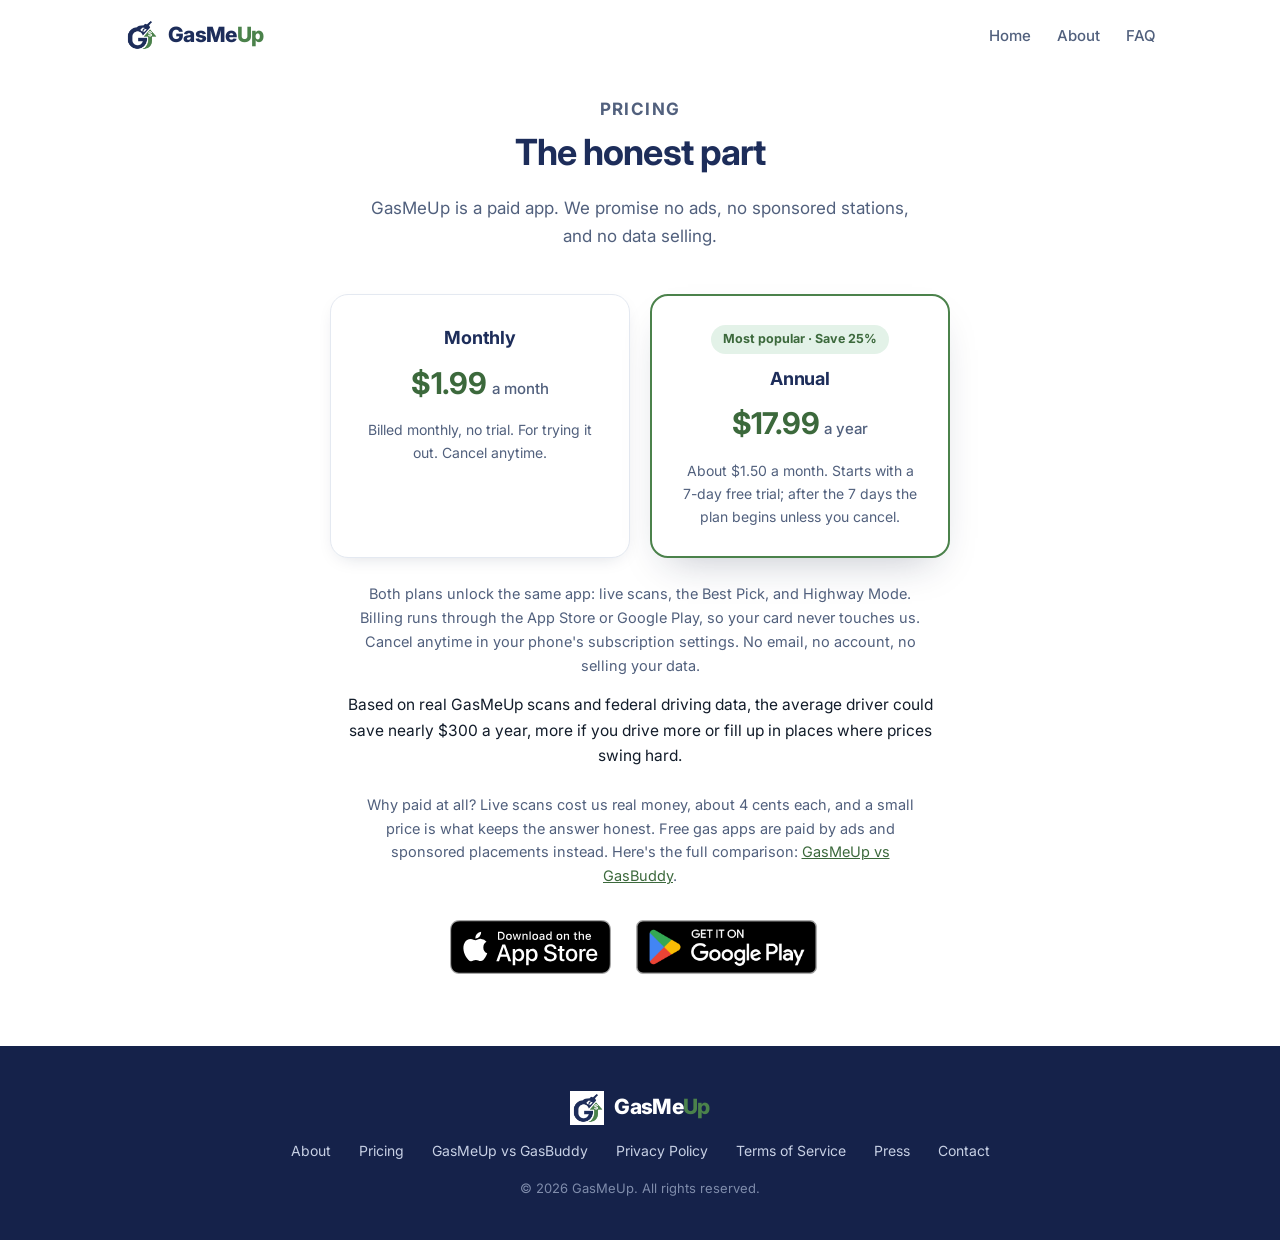
<file: pricing.html>
<!DOCTYPE html>
<html lang="en">
<head>
  <meta charset="UTF-8" />
  <meta name="viewport" content="width=device-width, initial-scale=1.0" />
  <title>GasMeUp pricing</title>
  <meta name="description" content="GasMeUp costs $1.99 a month, or $17.99 a year with a 7-day free trial on the annual plan. No ads, no sponsored stations, no selling your data." />
  <link rel="canonical" href="https://gasmeup.app/pricing" />
  <link rel="icon" type="image/png" sizes="48x48" href="favicon-48.png" />
  <link rel="apple-touch-icon" href="apple-touch-icon.png" />
  <link rel="preconnect" href="https://fonts.googleapis.com" />
  <link rel="preconnect" href="https://fonts.gstatic.com" crossorigin />
  <link href="https://fonts.googleapis.com/css2?family=Inter:wght@400;500;600;700;800&display=swap" rel="stylesheet" />
  <link rel="stylesheet" href="style.css" />
  <script type="module">
    import { analytics } from "https://esm.sh/@heycatch/sdk@0.7.0";
    analytics.init({
      projectKey: "hck_pk_anuQddARxC2LqzfH-p6kei07z-N7m4DI",
      install: { framework: "web", agent: "claude-code" },
    });
  </script>
</head>
<body>
  <header class="site-head">
    <a class="brand" href="/"><img src="logo.png" alt="GasMeUp logo" /><span class="wm">GasMe<span class="up">Up</span></span></a>
    <nav>
      <a href="/">Home</a>
      <a href="/about">About</a>
      <a href="/#faq">FAQ</a>
    </nav>
  </header>

  <main>
    <section id="pricing">
      <div class="wrap">
        <div class="section-head" style="padding-top:24px">
          <p class="eyebrow">Pricing</p>
          <h2>The honest part</h2>
          <p>GasMeUp is a paid app. We promise no ads, no sponsored stations, and no data selling.</p>
        </div>
        <div class="plans">
          <div class="plan">
            <h3>Monthly</h3>
            <p class="plan-price"><strong>$1.99</strong> <span class="per">a month</span></p>
            <p class="plan-note">Billed monthly, no trial. For trying it out. Cancel anytime.</p>
          </div>
          <div class="plan featured">
            <p class="plan-badge">Most popular · Save 25%</p>
            <h3>Annual</h3>
            <p class="plan-price"><strong>$17.99</strong> <span class="per">a year</span></p>
            <p class="plan-note">About $1.50 a month. Starts with a 7-day free trial; after the 7 days the plan begins unless you cancel.</p>
          </div>
        </div>
        <p class="price-notes">Both plans unlock the same app: live scans, the Best Pick, and Highway Mode.
        Billing runs through the App Store or Google Play, so your card never touches us. Cancel anytime in
        your phone's subscription settings. No email, no account, no selling your data.</p>
        <p class="price-anchor">Based on real GasMeUp scans and federal driving data, the average driver could
        save nearly $300 a year, more if you drive more or fill up in places where prices swing hard.</p>
        <p class="price-notes">Why paid at all? Live scans cost us real money, about 4 cents each, and a small
        price is what keeps the answer honest. Free gas apps are paid by ads and sponsored placements instead.
        Here's the full comparison: <a href="/vs-gasbuddy">GasMeUp vs GasBuddy</a>.</p>
        <div class="cta-row" style="justify-content:center;margin-top:32px">
          <a class="store-badge" href="https://apps.apple.com/us/app/gasmeup-find-cheap-gas/id6777846453?pt=128985489&amp;ct=site-pricing&amp;mt=8"><img src="app-store-badge.svg" alt="Download on the App Store" /></a>
          <a class="store-badge play" href="https://play.google.com/store/apps/details?id=com.vfisher.gasmeup&amp;referrer=utm_source%3Dgasmeup.app%26utm_medium%3Dreferral%26utm_campaign%3Dsite%26utm_content%3Dsite-pricing"><img src="google-play-badge.png" alt="Get it on Google Play" /></a>
        </div>
      </div>
    </section>
  </main>

  <footer>
    <div class="wrap">
      <a class="brand" href="/"><img src="logo.png" alt="" width="28" height="28" /><span class="wm">GasMe<span class="up">Up</span></span></a>
      <div class="flinks">
        <a href="/about">About</a>
        <a href="/pricing">Pricing</a>
        <a href="/vs-gasbuddy">GasMeUp vs GasBuddy</a>
        <a href="privacy.html">Privacy Policy</a>
        <a href="terms.html">Terms of Service</a>
        <a href="press.html">Press</a>
        <a href="mailto:support@gasmeup.app">Contact</a>
      </div>
      <div class="copy">&copy; 2026 GasMeUp. All rights reserved.</div>
    </div>
  </footer>
</body>
</html>
</file>
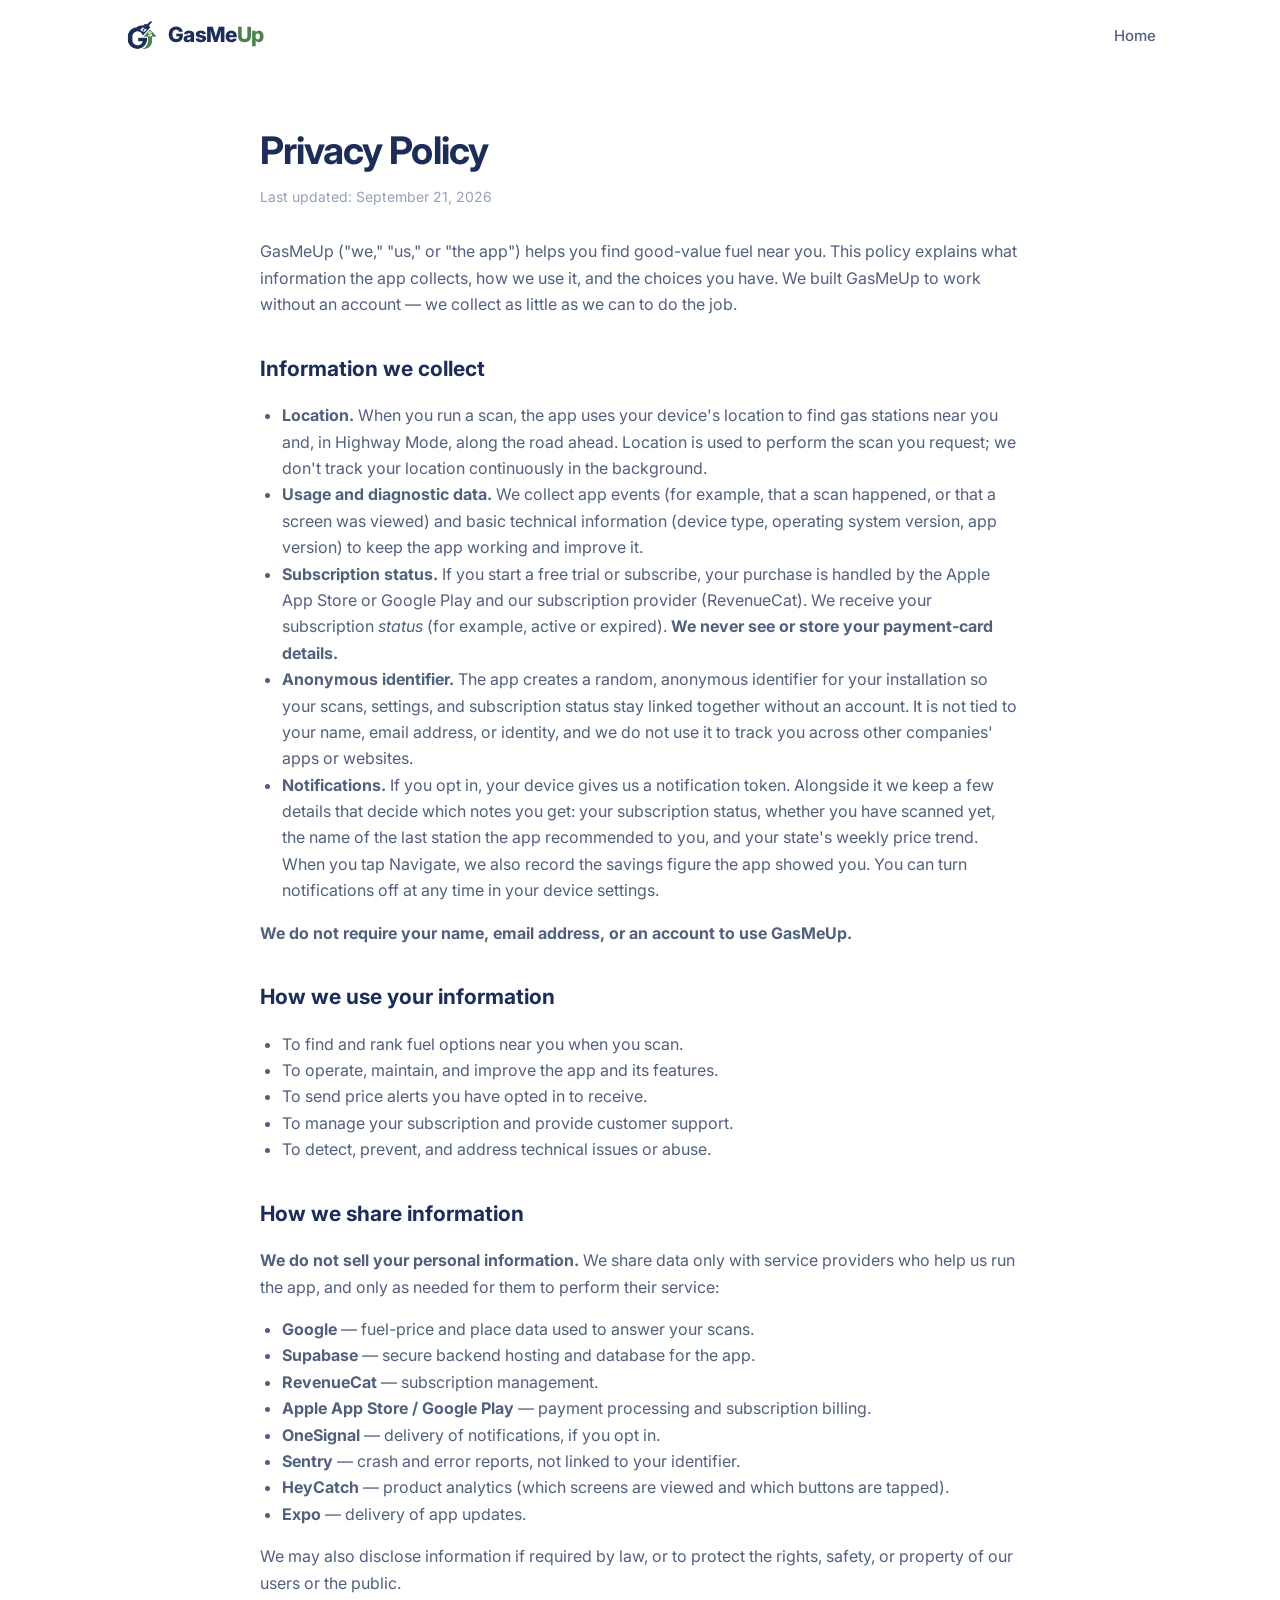
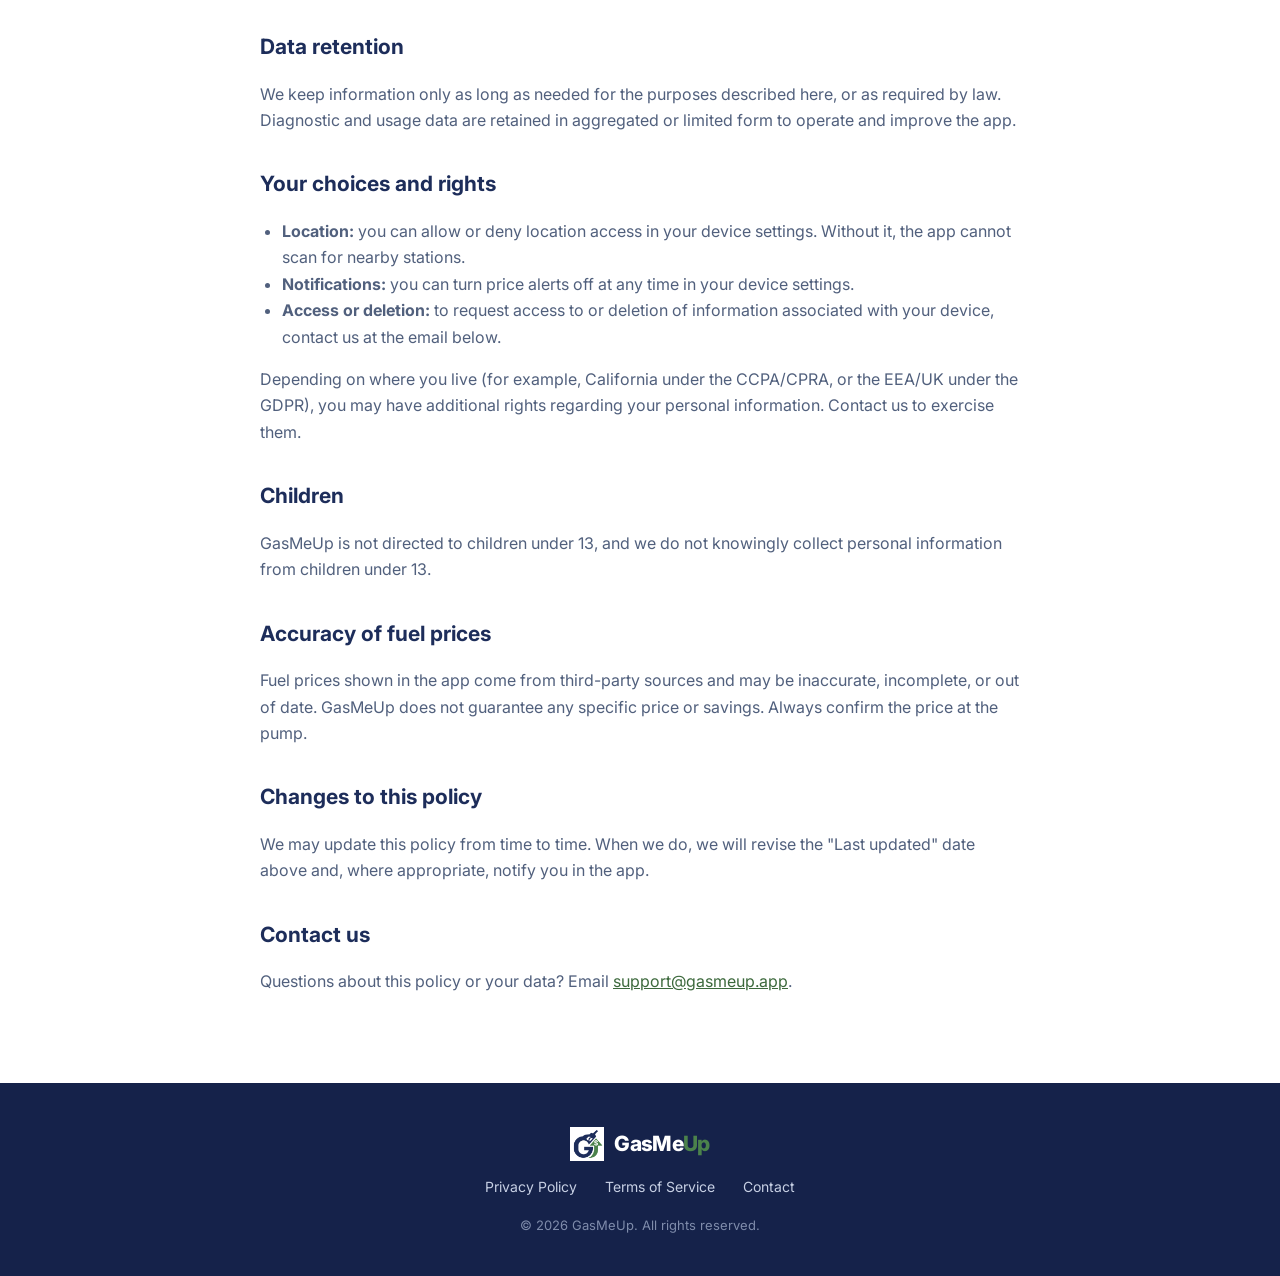
<file: privacy.html>
<!DOCTYPE html>
<html lang="en">
<head>
  <meta charset="UTF-8" />
  <meta name="viewport" content="width=device-width, initial-scale=1.0" />
  <title>Privacy Policy — GasMeUp</title>
  <meta name="robots" content="index,follow" />
  <link rel="icon" type="image/png" href="logo.png" />
  <link rel="preconnect" href="https://fonts.googleapis.com" />
  <link rel="preconnect" href="https://fonts.gstatic.com" crossorigin />
  <link href="https://fonts.googleapis.com/css2?family=Inter:wght@400;500;600;700;800&display=swap" rel="stylesheet" />
  <link rel="stylesheet" href="style.css" />
  <script type="module">
    import { analytics } from "https://esm.sh/@heycatch/sdk@0.7.0";
    analytics.init({
      projectKey: "hck_pk_anuQddARxC2LqzfH-p6kei07z-N7m4DI",
      install: { framework: "web", agent: "claude-code" },
    });
  </script>
</head>
<body>
  <header class="site-head">
    <a class="brand" href="/"><img src="logo.png" alt="GasMeUp logo" /><span class="wm">GasMe<span class="up">Up</span></span></a>
    <nav><a href="/">Home</a></nav>
  </header>

  <main class="wrap legal">
    <h1>Privacy Policy</h1>
    <p class="updated">Last updated: September 21, 2026</p>

    <p>GasMeUp ("we," "us," or "the app") helps you find good-value fuel near you. This policy explains what information the app collects, how we use it, and the choices you have. We built GasMeUp to work without an account — we collect as little as we can to do the job.</p>

    <h2>Information we collect</h2>
    <ul>
      <li><strong>Location.</strong> When you run a scan, the app uses your device's location to find gas stations near you and, in Highway Mode, along the road ahead. Location is used to perform the scan you request; we don't track your location continuously in the background.</li>
      <li><strong>Usage and diagnostic data.</strong> We collect app events (for example, that a scan happened, or that a screen was viewed) and basic technical information (device type, operating system version, app version) to keep the app working and improve it.</li>
      <li><strong>Subscription status.</strong> If you start a free trial or subscribe, your purchase is handled by the Apple App Store or Google Play and our subscription provider (RevenueCat). We receive your subscription <em>status</em> (for example, active or expired). <strong>We never see or store your payment-card details.</strong></li>
      <li><strong>Anonymous identifier.</strong> The app creates a random, anonymous identifier for your installation so your scans, settings, and subscription status stay linked together without an account. It is not tied to your name, email address, or identity, and we do not use it to track you across other companies' apps or websites.</li>
      <li><strong>Notifications.</strong> If you opt in, your device gives us a notification token. Alongside it we keep a few details that decide which notes you get: your subscription status, whether you have scanned yet, the name of the last station the app recommended to you, and your state's weekly price trend. When you tap Navigate, we also record the savings figure the app showed you. You can turn notifications off at any time in your device settings.</li>
    </ul>
    <p><strong>We do not require your name, email address, or an account to use GasMeUp.</strong></p>

    <h2>How we use your information</h2>
    <ul>
      <li>To find and rank fuel options near you when you scan.</li>
      <li>To operate, maintain, and improve the app and its features.</li>
      <li>To send price alerts you have opted in to receive.</li>
      <li>To manage your subscription and provide customer support.</li>
      <li>To detect, prevent, and address technical issues or abuse.</li>
    </ul>

    <h2>How we share information</h2>
    <p><strong>We do not sell your personal information.</strong> We share data only with service providers who help us run the app, and only as needed for them to perform their service:</p>
    <ul>
      <li><strong>Google</strong> — fuel-price and place data used to answer your scans.</li>
      <li><strong>Supabase</strong> — secure backend hosting and database for the app.</li>
      <li><strong>RevenueCat</strong> — subscription management.</li>
      <li><strong>Apple App Store / Google Play</strong> — payment processing and subscription billing.</li>
      <li><strong>OneSignal</strong> — delivery of notifications, if you opt in.</li>
      <li><strong>Sentry</strong> — crash and error reports, not linked to your identifier.</li>
      <li><strong>HeyCatch</strong> — product analytics (which screens are viewed and which buttons are tapped).</li>
      <li><strong>Expo</strong> — delivery of app updates.</li>
    </ul>
    <p>We may also disclose information if required by law, or to protect the rights, safety, or property of our users or the public.</p>

    <h2>Data retention</h2>
    <p>We keep information only as long as needed for the purposes described here, or as required by law. Diagnostic and usage data are retained in aggregated or limited form to operate and improve the app.</p>

    <h2>Your choices and rights</h2>
    <ul>
      <li><strong>Location:</strong> you can allow or deny location access in your device settings. Without it, the app cannot scan for nearby stations.</li>
      <li><strong>Notifications:</strong> you can turn price alerts off at any time in your device settings.</li>
      <li><strong>Access or deletion:</strong> to request access to or deletion of information associated with your device, contact us at the email below.</li>
    </ul>
    <p>Depending on where you live (for example, California under the CCPA/CPRA, or the EEA/UK under the GDPR), you may have additional rights regarding your personal information. Contact us to exercise them.</p>

    <h2>Children</h2>
    <p>GasMeUp is not directed to children under 13, and we do not knowingly collect personal information from children under 13.</p>

    <h2>Accuracy of fuel prices</h2>
    <p>Fuel prices shown in the app come from third-party sources and may be inaccurate, incomplete, or out of date. GasMeUp does not guarantee any specific price or savings. Always confirm the price at the pump.</p>

    <h2>Changes to this policy</h2>
    <p>We may update this policy from time to time. When we do, we will revise the "Last updated" date above and, where appropriate, notify you in the app.</p>

    <h2>Contact us</h2>
    <p>Questions about this policy or your data? Email <a href="mailto:support@gasmeup.app">support@gasmeup.app</a>.</p>
  </main>

  <footer>
    <div class="wrap">
      <a class="brand" href="/"><img src="logo.png" alt="" width="28" height="28" /><span class="wm">GasMe<span class="up">Up</span></span></a>
      <div class="flinks">
        <a href="privacy.html">Privacy Policy</a>
        <a href="terms.html">Terms of Service</a>
        <a href="mailto:support@gasmeup.app">Contact</a>
      </div>
      <div class="copy">&copy; 2026 GasMeUp. All rights reserved.</div>
    </div>
  </footer>
</body>
</html>
</file>
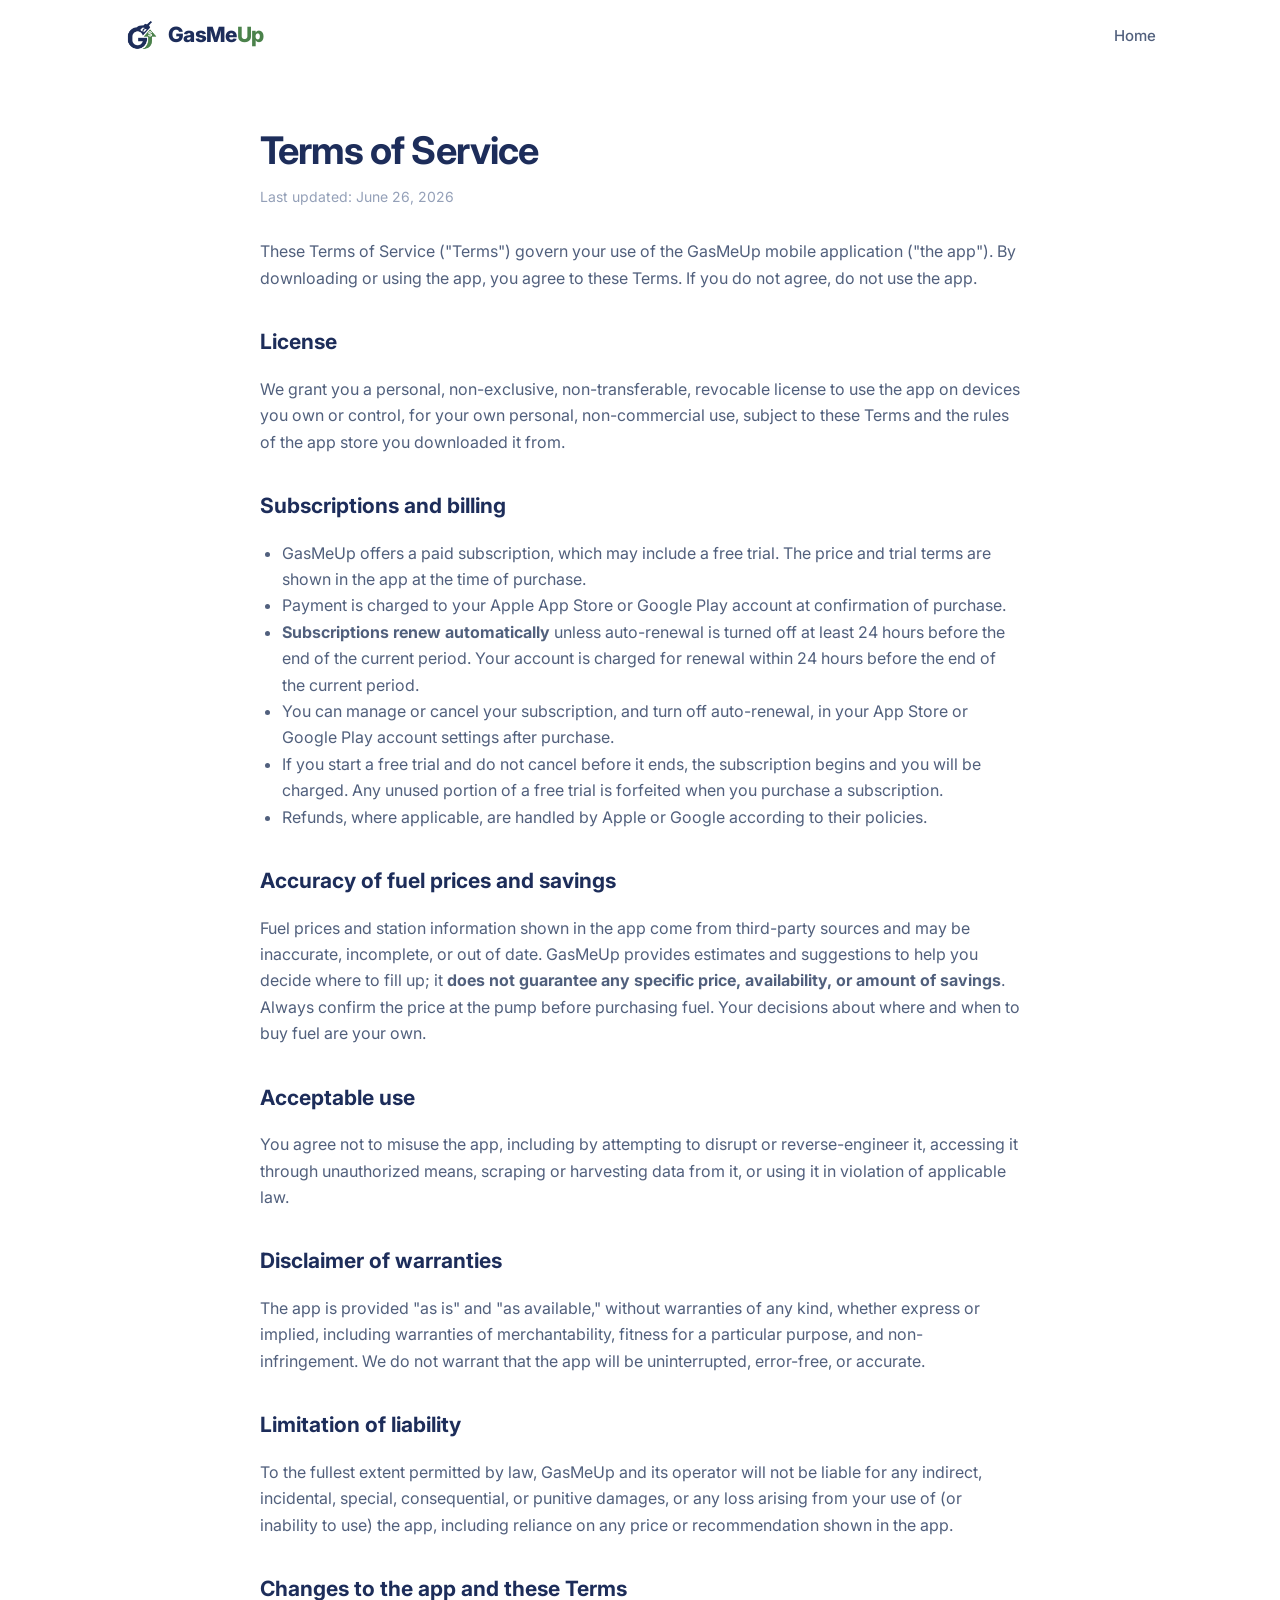
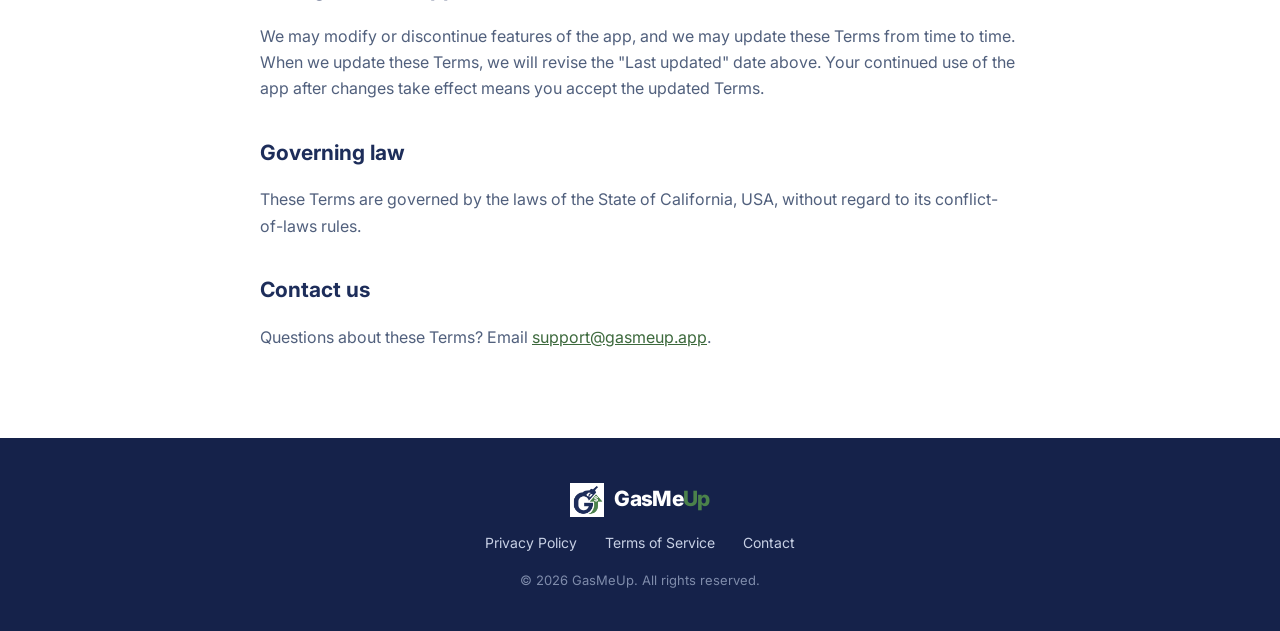
<file: terms.html>
<!DOCTYPE html>
<html lang="en">
<head>
  <meta charset="UTF-8" />
  <meta name="viewport" content="width=device-width, initial-scale=1.0" />
  <title>Terms of Service — GasMeUp</title>
  <meta name="robots" content="index,follow" />
  <link rel="icon" type="image/png" href="logo.png" />
  <link rel="preconnect" href="https://fonts.googleapis.com" />
  <link rel="preconnect" href="https://fonts.gstatic.com" crossorigin />
  <link href="https://fonts.googleapis.com/css2?family=Inter:wght@400;500;600;700;800&display=swap" rel="stylesheet" />
  <link rel="stylesheet" href="style.css" />
  <script type="module">
    import { analytics } from "https://esm.sh/@heycatch/sdk@0.7.0";
    analytics.init({
      projectKey: "hck_pk_anuQddARxC2LqzfH-p6kei07z-N7m4DI",
      install: { framework: "web", agent: "claude-code" },
    });
  </script>
</head>
<body>
  <header class="site-head">
    <a class="brand" href="/"><img src="logo.png" alt="GasMeUp logo" /><span class="wm">GasMe<span class="up">Up</span></span></a>
    <nav><a href="/">Home</a></nav>
  </header>

  <main class="wrap legal">
    <h1>Terms of Service</h1>
    <p class="updated">Last updated: June 26, 2026</p>

    <p>These Terms of Service ("Terms") govern your use of the GasMeUp mobile application ("the app"). By downloading or using the app, you agree to these Terms. If you do not agree, do not use the app.</p>

    <h2>License</h2>
    <p>We grant you a personal, non-exclusive, non-transferable, revocable license to use the app on devices you own or control, for your own personal, non-commercial use, subject to these Terms and the rules of the app store you downloaded it from.</p>

    <h2>Subscriptions and billing</h2>
    <ul>
      <li>GasMeUp offers a paid subscription, which may include a free trial. The price and trial terms are shown in the app at the time of purchase.</li>
      <li>Payment is charged to your Apple App Store or Google Play account at confirmation of purchase.</li>
      <li><strong>Subscriptions renew automatically</strong> unless auto-renewal is turned off at least 24 hours before the end of the current period. Your account is charged for renewal within 24 hours before the end of the current period.</li>
      <li>You can manage or cancel your subscription, and turn off auto-renewal, in your App Store or Google Play account settings after purchase.</li>
      <li>If you start a free trial and do not cancel before it ends, the subscription begins and you will be charged. Any unused portion of a free trial is forfeited when you purchase a subscription.</li>
      <li>Refunds, where applicable, are handled by Apple or Google according to their policies.</li>
    </ul>

    <h2>Accuracy of fuel prices and savings</h2>
    <p>Fuel prices and station information shown in the app come from third-party sources and may be inaccurate, incomplete, or out of date. GasMeUp provides estimates and suggestions to help you decide where to fill up; it <strong>does not guarantee any specific price, availability, or amount of savings</strong>. Always confirm the price at the pump before purchasing fuel. Your decisions about where and when to buy fuel are your own.</p>

    <h2>Acceptable use</h2>
    <p>You agree not to misuse the app, including by attempting to disrupt or reverse-engineer it, accessing it through unauthorized means, scraping or harvesting data from it, or using it in violation of applicable law.</p>

    <h2>Disclaimer of warranties</h2>
    <p>The app is provided "as is" and "as available," without warranties of any kind, whether express or implied, including warranties of merchantability, fitness for a particular purpose, and non-infringement. We do not warrant that the app will be uninterrupted, error-free, or accurate.</p>

    <h2>Limitation of liability</h2>
    <p>To the fullest extent permitted by law, GasMeUp and its operator will not be liable for any indirect, incidental, special, consequential, or punitive damages, or any loss arising from your use of (or inability to use) the app, including reliance on any price or recommendation shown in the app.</p>

    <h2>Changes to the app and these Terms</h2>
    <p>We may modify or discontinue features of the app, and we may update these Terms from time to time. When we update these Terms, we will revise the "Last updated" date above. Your continued use of the app after changes take effect means you accept the updated Terms.</p>

    <h2>Governing law</h2>
    <p>These Terms are governed by the laws of the State of California, USA, without regard to its conflict-of-laws rules.</p>

    <h2>Contact us</h2>
    <p>Questions about these Terms? Email <a href="mailto:support@gasmeup.app">support@gasmeup.app</a>.</p>
  </main>

  <footer>
    <div class="wrap">
      <a class="brand" href="/"><img src="logo.png" alt="" width="28" height="28" /><span class="wm">GasMe<span class="up">Up</span></span></a>
      <div class="flinks">
        <a href="privacy.html">Privacy Policy</a>
        <a href="terms.html">Terms of Service</a>
        <a href="mailto:support@gasmeup.app">Contact</a>
      </div>
      <div class="copy">&copy; 2026 GasMeUp. All rights reserved.</div>
    </div>
  </footer>
</body>
</html>
</file>
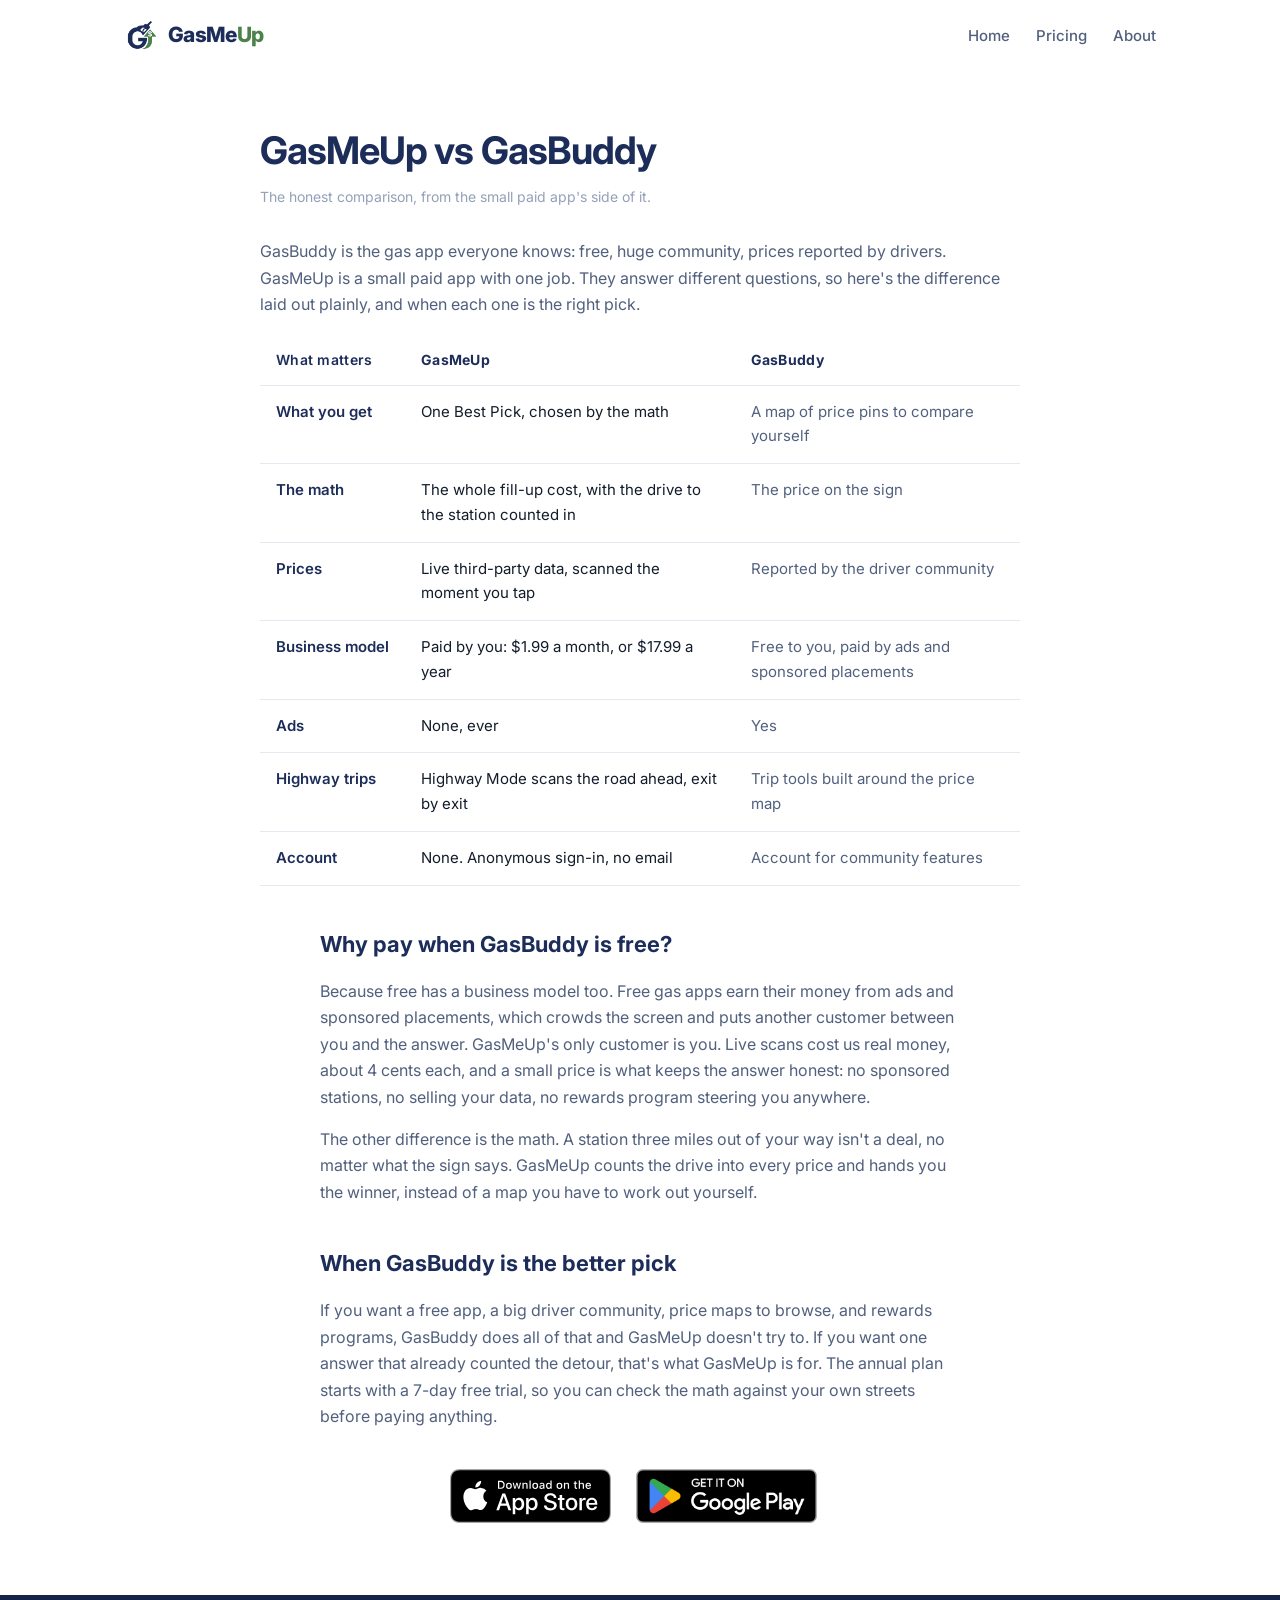
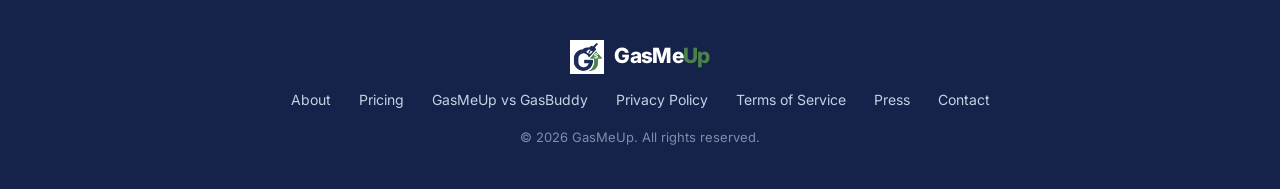
<file: vs-gasbuddy.html>
<!DOCTYPE html>
<html lang="en">
<head>
  <meta charset="UTF-8" />
  <meta name="viewport" content="width=device-width, initial-scale=1.0" />
  <title>GasMeUp vs GasBuddy</title>
  <meta name="description" content="GasBuddy is free and shows you a map of price pins. GasMeUp is paid and hands you one answer, with the drive to the station counted in every price. The honest comparison." />
  <link rel="canonical" href="https://gasmeup.app/vs-gasbuddy" />
  <link rel="icon" type="image/png" sizes="48x48" href="favicon-48.png" />
  <link rel="apple-touch-icon" href="apple-touch-icon.png" />
  <link rel="preconnect" href="https://fonts.googleapis.com" />
  <link rel="preconnect" href="https://fonts.gstatic.com" crossorigin />
  <link href="https://fonts.googleapis.com/css2?family=Inter:wght@400;500;600;700;800&display=swap" rel="stylesheet" />
  <link rel="stylesheet" href="style.css" />
  <script type="module">
    import { analytics } from "https://esm.sh/@heycatch/sdk@0.7.0";
    analytics.init({
      projectKey: "hck_pk_anuQddARxC2LqzfH-p6kei07z-N7m4DI",
      install: { framework: "web", agent: "claude-code" },
    });
  </script>
</head>
<body>
  <header class="site-head">
    <a class="brand" href="/"><img src="logo.png" alt="GasMeUp logo" /><span class="wm">GasMe<span class="up">Up</span></span></a>
    <nav>
      <a href="/">Home</a>
      <a href="/pricing">Pricing</a>
      <a href="/about">About</a>
    </nav>
  </header>

  <main class="wrap legal">
    <h1>GasMeUp vs GasBuddy</h1>
    <p class="updated">The honest comparison, from the small paid app's side of it.</p>

    <p>GasBuddy is the gas app everyone knows: free, huge community, prices reported by
    drivers. GasMeUp is a small paid app with one job. They answer different questions,
    so here's the difference laid out plainly, and when each one is the right pick.</p>

    <div class="vs-wrap">
      <table class="vs-table">
        <thead>
          <tr><th>What matters</th><th>GasMeUp</th><th>GasBuddy</th></tr>
        </thead>
        <tbody>
          <tr>
            <td>What you get</td>
            <td class="gm">One Best Pick, chosen by the math</td>
            <td>A map of price pins to compare yourself</td>
          </tr>
          <tr>
            <td>The math</td>
            <td class="gm">The whole fill-up cost, with the drive to the station counted in</td>
            <td>The price on the sign</td>
          </tr>
          <tr>
            <td>Prices</td>
            <td class="gm">Live third-party data, scanned the moment you tap</td>
            <td>Reported by the driver community</td>
          </tr>
          <tr>
            <td>Business model</td>
            <td class="gm">Paid by you: $1.99 a month, or $17.99 a year</td>
            <td>Free to you, paid by ads and sponsored placements</td>
          </tr>
          <tr>
            <td>Ads</td>
            <td class="gm">None, ever</td>
            <td>Yes</td>
          </tr>
          <tr>
            <td>Highway trips</td>
            <td class="gm">Highway Mode scans the road ahead, exit by exit</td>
            <td>Trip tools built around the price map</td>
          </tr>
          <tr>
            <td>Account</td>
            <td class="gm">None. Anonymous sign-in, no email</td>
            <td>Account for community features</td>
          </tr>
        </tbody>
      </table>
    </div>

    <div class="vs-prose">
      <h2>Why pay when GasBuddy is free?</h2>
      <p>Because free has a business model too. Free gas apps earn their money from ads and
      sponsored placements, which crowds the screen and puts another customer between you
      and the answer. GasMeUp's only customer is you. Live scans cost us real money, about
      4 cents each, and a small price is what keeps the answer honest: no sponsored
      stations, no selling your data, no rewards program steering you anywhere.</p>
      <p>The other difference is the math. A station three miles out of your way isn't a
      deal, no matter what the sign says. GasMeUp counts the drive into every price and
      hands you the winner, instead of a map you have to work out yourself.</p>

      <h2>When GasBuddy is the better pick</h2>
      <p>If you want a free app, a big driver community, price maps to browse, and rewards
      programs, GasBuddy does all of that and GasMeUp doesn't try to. If you want one
      answer that already counted the detour, that's what GasMeUp is for. The annual plan
      starts with a 7-day free trial, so you can check the math against your own streets
      before paying anything.</p>
    </div>

    <div class="cta-row" style="justify-content:center;margin-top:40px">
      <a class="store-badge" href="https://apps.apple.com/us/app/gasmeup-find-cheap-gas/id6777846453?pt=128985489&amp;ct=site-vs&amp;mt=8"><img src="app-store-badge.svg" alt="Download on the App Store" /></a>
      <a class="store-badge play" href="https://play.google.com/store/apps/details?id=com.vfisher.gasmeup&amp;referrer=utm_source%3Dgasmeup.app%26utm_medium%3Dreferral%26utm_campaign%3Dsite%26utm_content%3Dsite-vs"><img src="google-play-badge.png" alt="Get it on Google Play" /></a>
    </div>
  </main>

  <footer>
    <div class="wrap">
      <a class="brand" href="/"><img src="logo.png" alt="" width="28" height="28" /><span class="wm">GasMe<span class="up">Up</span></span></a>
      <div class="flinks">
        <a href="/about">About</a>
        <a href="/pricing">Pricing</a>
        <a href="/vs-gasbuddy">GasMeUp vs GasBuddy</a>
        <a href="privacy.html">Privacy Policy</a>
        <a href="terms.html">Terms of Service</a>
        <a href="press.html">Press</a>
        <a href="mailto:support@gasmeup.app">Contact</a>
      </div>
      <div class="copy">&copy; 2026 GasMeUp. All rights reserved.</div>
    </div>
  </footer>
</body>
</html>
</file>
<file: style.css>
/* GasMeUp landing — single shared stylesheet. Plain CSS, no build step. */
:root {
  /* Brand tokens copied from the app — mobile/lib/brand.ts (single source of truth). */
  --navy: #1D2D5A;       /* "GasMe" / chrome / structure */
  --navy-deep: #15224a;
  --green: #4B824B;      /* "Up" / value / action */
  --green-dark: #3c693c;
  --green-tint: #E3F2E8; /* app greenPanel */
  --ink: #121C2A;        /* app primary text */
  --ink-soft: #51607d;
  --ink-faint: #94a0b8;
  --bg: #ffffff;
  --bg-soft: #f6f8fb;
  --line: #e4e9f1;
  --radius: 18px;
  --shadow: 0 18px 40px -18px rgba(20, 33, 63, 0.28);
  --shadow-sm: 0 6px 20px -10px rgba(20, 33, 63, 0.22);
  --maxw: 1080px;
}

* { box-sizing: border-box; }
html { -webkit-text-size-adjust: 100%; scroll-behavior: smooth; }
body {
  margin: 0;
  font-family: "Inter", -apple-system, BlinkMacSystemFont, "Segoe UI", Roboto, Helvetica, Arial, sans-serif;
  color: var(--ink);
  background: var(--bg);
  line-height: 1.65;
  -webkit-font-smoothing: antialiased;
}
a { color: var(--green-dark); }
img { max-width: 100%; display: block; }
.wrap { max-width: var(--maxw); margin: 0 auto; padding: 0 24px; }

/* ---------- Header ---------- */
.site-head {
  display: flex;
  align-items: center;
  justify-content: space-between;
  max-width: var(--maxw);
  margin: 0 auto;
  padding: 18px 24px;
}
.brand {
  display: inline-flex;
  align-items: center;
  gap: 10px;
  font-weight: 800;
  font-size: 21px;
  letter-spacing: -0.03em;
  text-decoration: none;
  color: var(--navy);
}
.brand img { width: 34px; height: 34px; }
.brand .up { color: var(--green); }
.site-head nav a {
  margin-left: 22px;
  font-size: 15px;
  font-weight: 500;
  color: var(--ink-soft);
  text-decoration: none;
}
.site-head nav a:hover { color: var(--navy); }
@media (max-width: 560px) { .site-head nav a:not(.btn-sm) { display: none; } }
.btn-sm {
  display: inline-block;
  padding: 9px 16px !important;
  background: var(--navy);
  color: #fff !important;
  border-radius: 999px;
  font-weight: 600;
}
.btn-sm:hover { background: var(--navy-deep); }

/* ---------- Hero ---------- */
.hero {
  position: relative;
  overflow: hidden;
  background:
    radial-gradient(1200px 480px at 78% -8%, rgba(78,141,91,0.14), transparent 60%),
    radial-gradient(900px 420px at 8% 0%, rgba(28,44,82,0.10), transparent 55%),
    linear-gradient(180deg, var(--bg-soft), #ffffff 72%);
  border-bottom: 1px solid var(--line);
}
.hero-grid {
  max-width: var(--maxw);
  margin: 0 auto;
  padding: 64px 24px 72px;
  display: grid;
  grid-template-columns: 1fr;
  gap: 48px;
  align-items: center;
}
@media (min-width: 860px) {
  .hero-grid { grid-template-columns: 1.05fr 0.95fr; gap: 32px; padding: 84px 24px 92px; }
}
.pill {
  display: inline-flex;
  align-items: center;
  gap: 8px;
  padding: 6px 14px;
  border-radius: 999px;
  background: var(--green-tint);
  color: var(--green-dark);
  font-size: 13px;
  font-weight: 600;
  margin-bottom: 22px;
}
.pill .blip { width: 7px; height: 7px; border-radius: 999px; background: var(--green); }
.hero h1 {
  font-size: clamp(34px, 5.6vw, 56px);
  line-height: 1.05;
  letter-spacing: -0.035em;
  margin: 0 0 20px;
  color: var(--navy);
}
.hero h1 .accent { color: var(--green-dark); }
.hero p.lede {
  font-size: clamp(17px, 2.2vw, 20px);
  color: var(--ink-soft);
  max-width: 520px;
  margin: 0 0 30px;
}
.cta-row { display: flex; gap: 12px; flex-wrap: wrap; align-items: center; }
.badge {
  display: inline-flex;
  align-items: center;
  gap: 9px;
  padding: 13px 20px;
  border-radius: 14px;
  background: var(--navy);
  color: #fff;
  font-weight: 600;
  font-size: 15px;
  text-decoration: none;
  box-shadow: var(--shadow-sm);
}
.badge svg { width: 20px; height: 20px; }
.badge.ghost { background: #fff; color: var(--navy); border: 1px solid var(--line); box-shadow: none; }
.store-badge { display: inline-flex; align-items: center; }
.store-badge img { height: 54px; display: block; }
.store-badge.play img { height: 80px; margin: -13px 0; }
.cta-note { margin-top: 16px; font-size: 14px; color: var(--ink-faint); }

/* ---------- Hero screenshot + listing strip ---------- */
.phone-wrap { display: flex; justify-content: center; }
.hero-shot { width: 100%; max-width: 340px; height: auto; border-radius: 24px; box-shadow: var(--shadow); }
.shots { display: grid; gap: 20px; grid-template-columns: 1fr; max-width: 340px; margin: 0 auto; }
@media (min-width: 760px) { .shots { grid-template-columns: repeat(3, 1fr); max-width: none; margin: 0; } }
.shots img { width: 100%; height: auto; border-radius: 18px; box-shadow: var(--shadow-sm); }

/* ---------- Sections ---------- */
section { padding: 72px 0; }
.section-head { text-align: center; max-width: 560px; margin: 0 auto 44px; }
.eyebrow { font-size: 13px; font-weight: 700; letter-spacing: 0.08em; text-transform: uppercase; color: var(--green-dark); margin: 0 0 10px; }
section h2 { font-size: clamp(26px, 4vw, 36px); letter-spacing: -0.025em; margin: 0 0 12px; color: var(--navy); }
.section-head p { color: var(--ink-soft); margin: 0; font-size: 17px; }

.band { background: var(--bg-soft); border-top: 1px solid var(--line); border-bottom: 1px solid var(--line); }

.grid3 { display: grid; gap: 20px; grid-template-columns: 1fr; }
@media (min-width: 760px) { .grid3 { grid-template-columns: repeat(3, 1fr); } }

.card {
  background: #fff;
  border: 1px solid var(--line);
  border-radius: var(--radius);
  padding: 28px;
  box-shadow: var(--shadow-sm);
}
.icon-badge {
  width: 46px; height: 46px; border-radius: 13px;
  background: var(--green-tint); color: var(--green-dark);
  display: flex; align-items: center; justify-content: center;
  margin-bottom: 16px;
}
.icon-badge svg { width: 24px; height: 24px; }
.card .step-n { font-size: 13px; font-weight: 800; color: var(--green); letter-spacing: 0.05em; }
.card h3 { margin: 6px 0 8px; font-size: 18px; color: var(--navy); letter-spacing: -0.01em; }
.card p { margin: 0; color: var(--ink-soft); font-size: 15px; }

/* ---------- FAQ ---------- */
.faq { max-width: 720px; margin: 0 auto; }
.faq details {
  border: 1px solid var(--line);
  border-radius: 14px;
  padding: 4px 20px;
  margin-bottom: 12px;
  background: #fff;
}
.faq summary {
  cursor: pointer;
  list-style: none;
  padding: 16px 0;
  font-weight: 650;
  font-weight: 600;
  color: var(--navy);
  font-size: 16px;
  display: flex; justify-content: space-between; align-items: center;
}
.faq summary::-webkit-details-marker { display: none; }
.faq summary::after { content: "+"; font-size: 22px; color: var(--green); font-weight: 400; }
.faq details[open] summary::after { content: "–"; }
.faq details p { margin: 0 0 18px; color: var(--ink-soft); font-size: 15px; }

/* ---------- CTA band ---------- */
.cta-final { text-align: center; }
.cta-final .card-cta {
  background: var(--navy);
  border-radius: 24px;
  padding: 54px 28px;
  color: #fff;
  max-width: 760px;
  margin: 0 auto;
  background-image: radial-gradient(700px 280px at 80% 0%, rgba(78,141,91,0.30), transparent 60%);
}
.cta-final h2 { color: #fff; }
.cta-final p { color: #c2cde6; max-width: 460px; margin: 0 auto 26px; }
.cta-final .cta-row { justify-content: center; }
.cta-final .badge.ghost { background: transparent; color: #fff; border-color: rgba(255,255,255,0.3); }

/* ---------- Pricing ---------- */
#pricing { padding-top: 0; }
.price-line { text-align: center; font-size: 19px; color: var(--ink); margin: 0; }
.price-line strong { color: var(--green-dark); }

/* ---------- Support ---------- */
.support { text-align: center; }
.support a.mail { font-weight: 700; font-size: 19px; color: var(--green-dark); }

/* ---------- Legal pages ---------- */
.legal { padding: 48px 0 72px; max-width: 760px; }
.legal h1 { font-size: clamp(28px, 5vw, 38px); letter-spacing: -0.025em; margin: 0 0 4px; color: var(--navy); }
.legal .updated { color: var(--ink-faint); font-size: 14px; margin: 0 0 30px; }
.legal h2 { font-size: 21px; margin: 34px 0 8px; color: var(--navy); }
.legal p, .legal li { color: var(--ink-soft); }
.legal ul { padding-left: 22px; }
.legal a { word-break: break-word; }

/* ---------- Press ---------- */
.press h2 { margin-top: 40px; }
.factsheet { display: grid; grid-template-columns: 130px 1fr; gap: 8px 18px; margin: 0; }
.factsheet dt { font-weight: 700; color: var(--navy); font-size: 14.5px; }
.factsheet dd { margin: 0; color: var(--ink-soft); font-size: 14.5px; }
.zip-btn {
  display: inline-block; padding: 12px 22px; border-radius: 12px;
  background: var(--navy); color: #fff !important; font-weight: 600;
  text-decoration: none; box-shadow: var(--shadow-sm);
}
.zip-btn:hover { background: var(--navy-deep); }
.asset-note { color: var(--ink-faint); font-size: 13.5px; }
.press-shots { max-width: none; margin: 18px 0 0; grid-template-columns: repeat(2, 1fr); }
@media (min-width: 760px) { .press-shots { grid-template-columns: repeat(3, 1fr); } }

/* ---------- Before/after: the pin map vs the answer ---------- */
.ba-grid { display: grid; gap: 28px; grid-template-columns: 1fr; max-width: 720px; margin: 0 auto; }
@media (min-width: 700px) { .ba-grid { grid-template-columns: 1fr 1fr; } }
.ba-panel { text-align: center; }
.ba-label { font-weight: 600; color: var(--ink-soft); font-size: 14px; margin: 0 0 14px; }
.ba-panel > img { width: 100%; max-width: 300px; margin: 0 auto; border-radius: 18px; box-shadow: var(--shadow-sm); }
.pinmap {
  position: relative;
  max-width: 300px;
  margin: 0 auto;
  aspect-ratio: 600 / 1300;
  border-radius: 18px;
  border: 1px solid var(--line);
  background:
    linear-gradient(105deg, transparent 47%, #dde4ee 47%, #dde4ee 53%, transparent 53%),
    linear-gradient(15deg, transparent 47%, #dde4ee 47%, #dde4ee 53%, transparent 53%),
    linear-gradient(160deg, transparent 48%, #e6ebf3 48%, #e6ebf3 52%, transparent 52%),
    var(--bg-soft);
  box-shadow: var(--shadow-sm);
  overflow: hidden;
}
.pinmap .pin {
  position: absolute;
  transform: translate(-50%, -50%);
  background: #fff;
  border: 1px solid var(--line);
  border-radius: 8px;
  padding: 3px 8px;
  font-size: 12.5px;
  font-weight: 700;
  color: var(--ink-soft);
  box-shadow: var(--shadow-sm);
  white-space: nowrap;
}
.pinmap .pin::after {
  content: "";
  position: absolute;
  left: 50%;
  bottom: -5px;
  transform: translateX(-50%);
  border: 5px solid transparent;
  border-top-color: #fff;
  border-bottom: 0;
}

/* ---------- Pricing tier cards ---------- */
.plans { display: grid; gap: 20px; grid-template-columns: 1fr; max-width: 620px; margin: 0 auto; }
@media (min-width: 640px) { .plans { grid-template-columns: 1fr 1fr; align-items: stretch; } }
.plan {
  background: #fff;
  border: 1px solid var(--line);
  border-radius: var(--radius);
  padding: 28px;
  text-align: center;
  box-shadow: var(--shadow-sm);
}
.plan.featured { border: 2px solid var(--green); box-shadow: var(--shadow); }
.plan-badge {
  display: inline-block;
  background: var(--green-tint);
  color: var(--green-dark);
  font-size: 12.5px;
  font-weight: 700;
  border-radius: 999px;
  padding: 4px 12px;
  margin: 0 0 10px;
}
.plan h3 { margin: 0 0 6px; color: var(--navy); font-size: 18px; letter-spacing: -0.01em; }
.plan-price { font-size: 30px; font-weight: 800; letter-spacing: -0.02em; margin: 0 0 10px; color: var(--ink); }
.plan-price strong { color: var(--green-dark); }
.plan-price .per { font-size: 15px; font-weight: 500; color: var(--ink-soft); letter-spacing: 0; }
.plan-note { color: var(--ink-soft); font-size: 14px; margin: 0; }
.price-notes { text-align: center; color: var(--ink-soft); font-size: 14.5px; max-width: 560px; margin: 24px auto 0; }
.price-anchor { text-align: center; color: var(--ink); font-size: 15.5px; max-width: 600px; margin: 14px auto 0; }
.price-why { text-align: center; font-size: 14px; margin: 10px 0 0; }

/* ---------- Founder ---------- */
.founder-card {
  max-width: 640px;
  margin: 0 auto;
  background: #fff;
  border: 1px solid var(--line);
  border-radius: var(--radius);
  padding: 32px;
  box-shadow: var(--shadow-sm);
}
.founder-card p { color: var(--ink-soft); font-size: 15.5px; margin: 0 0 14px; }
.founder-card p:last-child { margin-bottom: 0; }
.founder-photo { border-radius: 999px; margin: 0 0 16px; }

/* ---------- Comparison page ---------- */
.vs-wrap { overflow-x: auto; max-width: 760px; margin: 0 auto; }
.vs-table { width: 100%; border-collapse: collapse; min-width: 540px; }
.vs-table th, .vs-table td {
  text-align: left;
  padding: 14px 16px;
  border-bottom: 1px solid var(--line);
  font-size: 15px;
  vertical-align: top;
  color: var(--ink-soft);
}
.vs-table thead th { color: var(--navy); font-size: 14px; letter-spacing: 0.02em; }
.vs-table td:first-child, .vs-table th:first-child { font-weight: 600; color: var(--navy); white-space: nowrap; }
.vs-table td.gm { color: var(--ink); }
.vs-prose { max-width: 640px; margin: 0 auto; }
.vs-prose h2 { font-size: 22px; margin: 40px 0 10px; }
.vs-prose p { color: var(--ink-soft); }

/* ---------- Final-CTA fine print ---------- */
.cta-final .cta-note { color: #c2cde6; margin-top: 18px; }

/* ---------- Footer ---------- */
footer {
  background: var(--navy-deep);
  color: #aeb9d2;
  padding: 44px 0 40px;
  text-align: center;
  font-size: 14px;
}
footer .brand { color: #fff; justify-content: center; margin-bottom: 14px; }
footer .brand .up { color: var(--green); }
footer .flinks a { color: #c7d0e4; text-decoration: none; margin: 0 12px; }
footer .flinks a:hover { color: #fff; }
footer .copy { margin-top: 16px; color: #7f8cab; font-size: 13px; }
</file>
